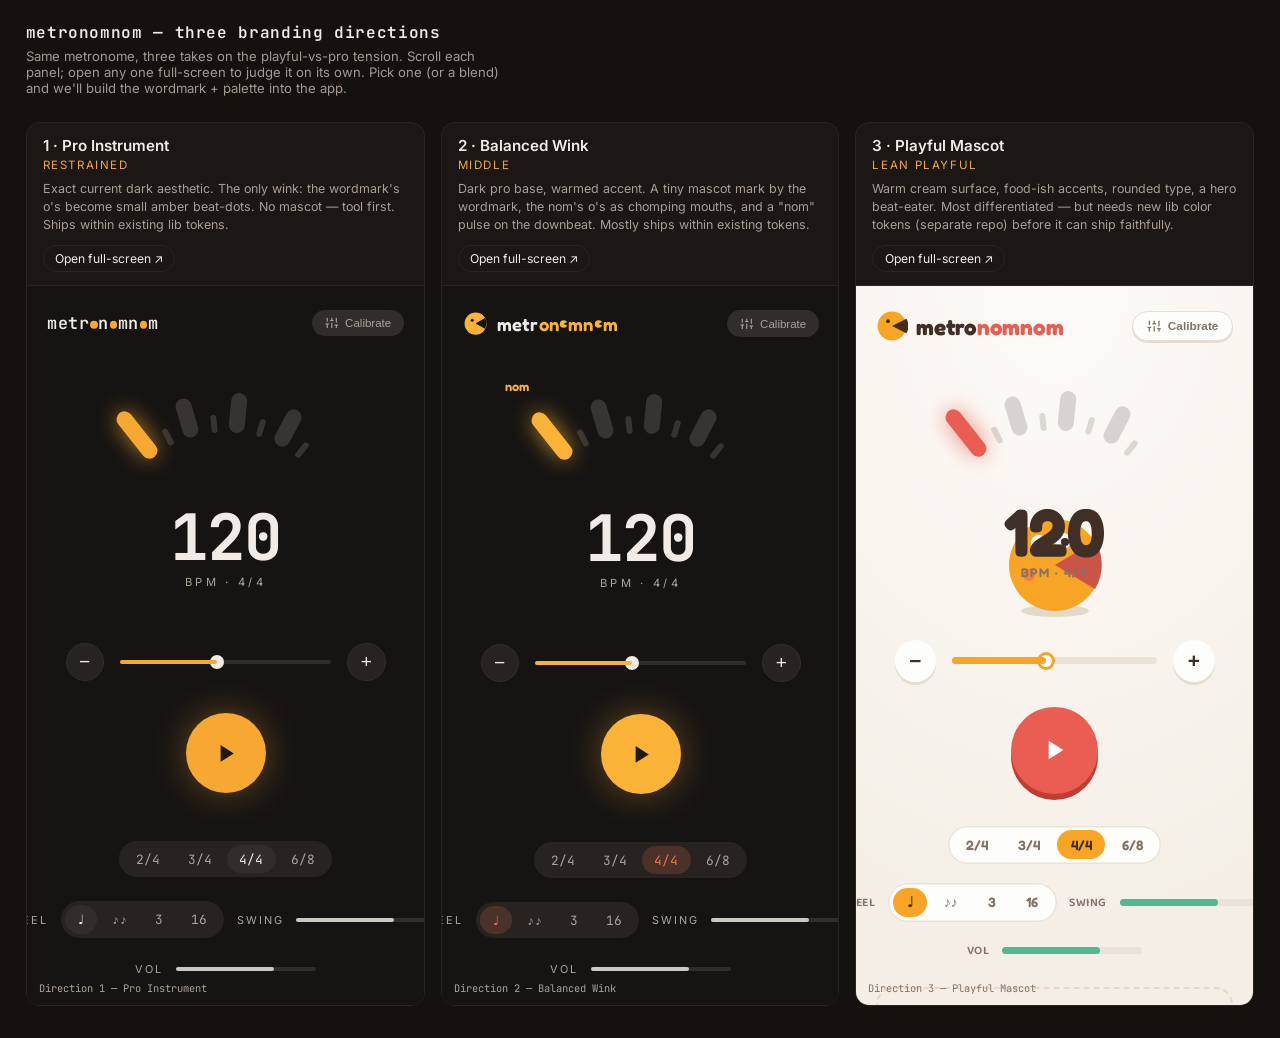
<file: projects/metronome/legacy/docs/branding-mockups/index.html>
<!doctype html>
<html lang="en">
<head>
<meta charset="utf-8" />
<meta name="viewport" content="width=device-width, initial-scale=1" />
<title>metronomnom — branding directions</title>
<link href="https://fonts.googleapis.com/css2?family=Inter:wght@400;500;600;700&family=JetBrains+Mono:wght@500&display=swap" rel="stylesheet" />
<style>
  * { box-sizing: border-box; margin: 0; padding: 0; }
  body { background: #14110f; color: hsl(32 25% 92%); font-family: Inter, system-ui, sans-serif; min-height: 100vh; }
  header { padding: 1.4rem 1.6rem 0.6rem; }
  h1 { font-family: "JetBrains Mono", monospace; font-size: 1rem; font-weight: 600; letter-spacing: 0.04em; }
  p.sub { color: hsl(30 10% 60%); font-size: 0.82rem; margin-top: 0.3rem; max-width: 60ch; }
  .grid { display: grid; grid-template-columns: repeat(3, 1fr); gap: 1rem; padding: 1rem 1.6rem 2rem; }
  @media (max-width: 1100px) { .grid { grid-template-columns: 1fr; } }
  .card { background: #1a1714; border: 1px solid #2a2521; border-radius: 14px; overflow: hidden; display: flex; flex-direction: column; }
  .card .meta { padding: 0.85rem 1rem; }
  .card h2 { font-size: 0.95rem; font-weight: 600; }
  .card .tone { font-size: 0.72rem; color: hsl(36 92% 58%); text-transform: uppercase; letter-spacing: 0.14em; margin-top: 0.15rem; }
  .card .desc { font-size: 0.78rem; color: hsl(30 10% 62%); margin-top: 0.5rem; line-height: 1.45; }
  .frame-wrap { position: relative; background: #000; border-top: 1px solid #2a2521; height: 720px; }
  iframe { width: 100%; height: 100%; border: 0; display: block; }
  .open { display: inline-block; margin-top: 0.7rem; font-size: 0.76rem; color: hsl(32 25% 92%); text-decoration: none; border: 1px solid #2a2521; border-radius: 999px; padding: 0.3rem 0.7rem; }
  .open:hover { border-color: hsl(36 92% 58%); }
</style>
</head>
<body>
  <header>
    <h1>metronomnom — three branding directions</h1>
    <p class="sub">Same metronome, three takes on the playful-vs-pro tension. Scroll each panel; open any one full-screen to judge it on its own. Pick one (or a blend) and we'll build the wordmark + palette into the app.</p>
  </header>
  <div class="grid">
    <div class="card">
      <div class="meta">
        <h2>1 · Pro Instrument</h2>
        <div class="tone">Restrained</div>
        <p class="desc">Exact current dark aesthetic. The only wink: the wordmark's o's become small amber beat-dots. No mascot — tool first. Ships within existing lib tokens.</p>
        <a class="open" href="1-pro.html" target="_blank">Open full-screen ↗</a>
      </div>
      <div class="frame-wrap"><iframe src="1-pro.html" title="Pro Instrument"></iframe></div>
    </div>
    <div class="card">
      <div class="meta">
        <h2>2 · Balanced Wink</h2>
        <div class="tone">Middle</div>
        <p class="desc">Dark pro base, warmed accent. A tiny mascot mark by the wordmark, the nom's o's as chomping mouths, and a "nom" pulse on the downbeat. Mostly ships within existing tokens.</p>
        <a class="open" href="2-balanced.html" target="_blank">Open full-screen ↗</a>
      </div>
      <div class="frame-wrap"><iframe src="2-balanced.html" title="Balanced Wink"></iframe></div>
    </div>
    <div class="card">
      <div class="meta">
        <h2>3 · Playful Mascot</h2>
        <div class="tone">Lean playful</div>
        <p class="desc">Warm cream surface, food-ish accents, rounded type, a hero beat-eater. Most differentiated — but needs new lib color tokens (separate repo) before it can ship faithfully.</p>
        <a class="open" href="3-playful.html" target="_blank">Open full-screen ↗</a>
      </div>
      <div class="frame-wrap"><iframe src="3-playful.html" title="Playful Mascot"></iframe></div>
    </div>
  </div>
</body>
</html>
</file>
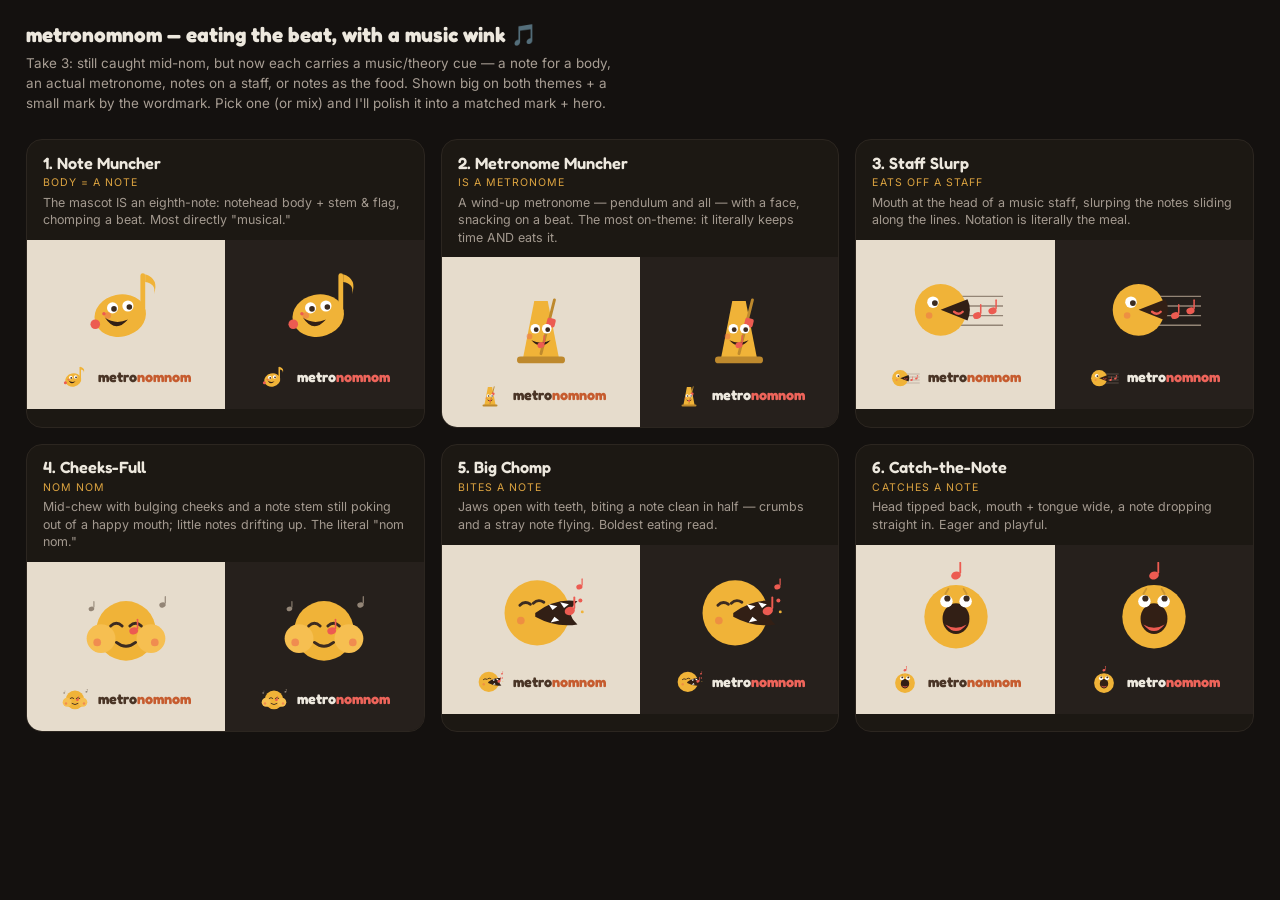
<file: projects/metronome/legacy/docs/branding-mockups/mascots/index.html>
<!doctype html>
<html lang="en">
<head>
<meta charset="utf-8" />
<meta name="viewport" content="width=device-width, initial-scale=1" />
<title>metronomnom — mascot concepts (eating + music)</title>
<link href="https://fonts.googleapis.com/css2?family=Fredoka:wght@500;600;700&family=Inter:wght@400;500;600&display=swap" rel="stylesheet" />
<style>
  * { box-sizing: border-box; margin: 0; padding: 0; }
  body { background: #14110f; color: hsl(38 30% 90%); font-family: Inter, system-ui, sans-serif; min-height: 100vh; padding-bottom: 3rem; }
  header { padding: 1.4rem 1.6rem 0.4rem; }
  h1 { font-family: Fredoka, sans-serif; font-size: 1.3rem; font-weight: 700; }
  p.sub { color: hsl(30 10% 62%); font-size: 0.84rem; margin-top: 0.35rem; max-width: 74ch; line-height: 1.5; }
  .grid { display: grid; grid-template-columns: repeat(3, 1fr); gap: 1rem; padding: 1.2rem 1.6rem; }
  @media (max-width: 960px) { .grid { grid-template-columns: repeat(2, 1fr); } }
  @media (max-width: 640px) { .grid { grid-template-columns: 1fr; } }
  .card { background: #1c1813; border: 1px solid #2c2620; border-radius: 16px; overflow: hidden; }
  .name { font-family: Fredoka, sans-serif; font-weight: 600; font-size: 1.02rem; padding: 0.8rem 1rem 0.1rem; }
  .tag { font-size: 0.66rem; text-transform: uppercase; letter-spacing: 0.1em; color: hsl(38 70% 56%); padding: 0.1rem 1rem 0; }
  .vibe { font-size: 0.78rem; color: hsl(30 10% 60%); padding: 0.3rem 1rem 0.7rem; line-height: 1.4; min-height: 3.4em; }
  .stage { display: grid; grid-template-columns: 1fr 1fr; }
  .pane { display: flex; flex-direction: column; align-items: center; gap: 0.5rem; padding: 1.1rem 0.5rem; }
  .pane.light { background: hsl(38 34% 85%); }
  .pane.dark { background: hsl(26 16% 13%); }
  .pane .big { width: 96px; height: 96px; }
  .markrow { display: flex; align-items: center; gap: 0.5rem; }
  .markrow .mk { width: 30px; height: 30px; }
  .markrow span { font-family: Fredoka, sans-serif; font-weight: 700; font-size: 0.9rem; }
  .pane.light .markrow span { color: hsl(24 32% 22%); }
  .pane.light .markrow .nom { color: hsl(18 62% 48%); }
  .pane.dark .markrow span { color: hsl(38 30% 90%); }
  .pane.dark .markrow .nom { color: hsl(4 80% 64%); }
</style>
</head>
<body>
  <header>
    <h1>metronomnom — eating the beat, with a music wink 🎵</h1>
    <p class="sub">Take 3: still caught mid-nom, but now each carries a music/theory cue — a note for a body, an actual metronome, notes on a staff, or notes as the food. Shown big on both themes + a small mark by the wordmark. Pick one (or mix) and I'll polish it into a matched mark + hero.</p>
  </header>
  <div class="grid" id="grid"></div>

<script>
  var INK = 'hsl(24 30% 18%)';
  var AMBER = 'hsl(40 86% 58%)';
  var AMBER_D = 'hsl(38 62% 46%)';   // darker amber — reads on BOTH bg
  var BEAT = 'hsl(4 80% 62%)';       // food / accents — reads on both bg
  var MID = 'hsl(30 12% 52%)';       // staff lines / stems off-body — reads on both
  var MOUTH = 'hsl(20 40% 14%)';

  // eighth-note "food" (notehead + stem)
  function note(x, y, s, color) {
    return `<g>
      <ellipse cx="${x}" cy="${y}" rx="${5.4 * s}" ry="${4.3 * s}" transform="rotate(-18 ${x} ${y})" fill="${color}"/>
      <rect x="${x + 3.7 * s}" y="${y - 15 * s}" width="${2 * s}" height="${13 * s}" rx="1" fill="${color}"/>
    </g>`;
  }
  function crumb(x, y, r, c) { return `<circle cx="${x}" cy="${y}" r="${r}" fill="${c}"/>`; }

  var concepts = [
    {
      name: 'Note Muncher', tag: 'body = a note',
      vibe: 'The mascot IS an eighth-note: notehead body + stem & flag, chomping a beat. Most directly "musical."',
      svg: `
        <rect x="65" y="16" width="5" height="46" rx="2.5" fill="${AMBER}"/>
        <path d="M70 17 q15 5 9 21 q3 -11 -9 -13 Z" fill="${AMBER}"/>
        <g transform="rotate(-12 44 60)"><ellipse cx="44" cy="60" rx="27" ry="22" fill="${AMBER}"/></g>
        <path d="M28 62 Q39 79 52 64 Q39 70 28 62 Z" fill="${MOUTH}"/>
        <circle cx="18" cy="69" r="5" fill="${BEAT}"/>${crumb(27, 58, 1.8, BEAT)}
        <circle cx="36" cy="52" r="5.8" fill="#fff"/><circle cx="37.5" cy="53" r="2.9" fill="${INK}"/>
        <circle cx="52" cy="50" r="5.8" fill="#fff"/><circle cx="53.5" cy="51" r="2.9" fill="${INK}"/>
        <circle cx="31" cy="60" r="3.4" fill="${BEAT}" opacity="0.4"/>`,
    },
    {
      name: 'Metronome Muncher', tag: 'is a metronome',
      vibe: 'A wind-up metronome — pendulum and all — with a face, snacking on a beat. The most on-theme: it literally keeps time AND eats it.',
      svg: `
        <path d="M31 88 L43 27 L57 27 L69 88 Z" fill="${AMBER}"/>
        <rect x="25" y="85" width="50" height="7" rx="3.5" fill="${AMBER_D}"/>
        <line x1="50" y1="82" x2="64" y2="26" stroke="${AMBER_D}" stroke-width="3" stroke-linecap="round"/>
        <rect x="56" y="45" width="9" height="9" rx="2" transform="rotate(14 60 49)" fill="${BEAT}"/>
        <circle cx="44" cy="56" r="5" fill="#fff"/><circle cx="45" cy="57" r="2.5" fill="${INK}"/>
        <circle cx="56" cy="56" r="5" fill="#fff"/><circle cx="57" cy="57" r="2.5" fill="${INK}"/>
        <path d="M40 68 Q50 79 60 68 Q50 73 40 68 Z" fill="${MOUTH}"/>
        ${note(50, 73, 0.7, BEAT)}
        <circle cx="38" cy="64" r="3" fill="${BEAT}" opacity="0.4"/>`,
    },
    {
      name: 'Staff Slurp', tag: 'eats off a staff',
      vibe: 'Mouth at the head of a music staff, slurping the notes sliding along the lines. Notation is literally the meal.',
      svg: `
        <line x1="40" y1="40" x2="99" y2="40" stroke="${MID}" stroke-width="1.5"/>
        <line x1="40" y1="50" x2="99" y2="50" stroke="${MID}" stroke-width="1.5"/>
        <line x1="40" y1="60" x2="99" y2="60" stroke="${MID}" stroke-width="1.5"/>
        <line x1="40" y1="70" x2="99" y2="70" stroke="${MID}" stroke-width="1.5"/>
        ${note(88, 55, 0.8, BEAT)} ${note(72, 60, 0.8, BEAT)}
        <circle cx="34" cy="54" r="27" fill="${AMBER}"/>
        <path d="M34 54 L62 43 A27 27 0 0 1 62 65 Z" fill="${MOUTH}"/>
        <path d="M48 56 q5 4 9 0" stroke="${BEAT}" stroke-width="2.5" fill="none" stroke-linecap="round"/>
        <circle cx="26" cy="46" r="6" fill="#fff"/><circle cx="28" cy="47" r="3" fill="${INK}"/>
        <circle cx="22" cy="60" r="3.4" fill="${BEAT}" opacity="0.4"/>`,
    },
    {
      name: 'Cheeks-Full', tag: 'nom nom',
      vibe: 'Mid-chew with bulging cheeks and a note stem still poking out of a happy mouth; little notes drifting up. The literal "nom nom."',
      svg: `
        ${note(88, 26, 0.62, MID)} ${note(14, 30, 0.55, MID)}
        <circle cx="50" cy="53" r="31" fill="${AMBER}"/>
        <circle cx="24" cy="61" r="15" fill="hsl(40 90% 64%)"/>
        <circle cx="76" cy="61" r="15" fill="hsl(40 90% 64%)"/>
        <path d="M34 48 q6 -6 12 0" stroke="${INK}" stroke-width="3" fill="none" stroke-linecap="round"/>
        <path d="M54 48 q6 -6 12 0" stroke="${INK}" stroke-width="3" fill="none" stroke-linecap="round"/>
        <path d="M40 65 q10 8 20 0" stroke="${INK}" stroke-width="3" fill="none" stroke-linecap="round"/>
        ${note(58, 53, 0.85, BEAT)}
        <circle cx="20" cy="65" r="4" fill="${BEAT}" opacity="0.5"/>
        <circle cx="80" cy="65" r="4" fill="${BEAT}" opacity="0.5"/>`,
    },
    {
      name: 'Big Chomp', tag: 'bites a note',
      vibe: 'Jaws open with teeth, biting a note clean in half — crumbs and a stray note flying. Boldest eating read.',
      svg: `
        ${note(90, 26, 0.6, BEAT)}
        <circle cx="46" cy="53" r="34" fill="${AMBER}"/>
        <path d="M44 53 Q66 37 88 41 Q74 53 88 65 Q66 69 44 57 Z" fill="${MOUTH}"/>
        <path d="M58 44 l4 6 l5 -4 Z" fill="#fff"/><path d="M70 42 l4 6 l5 -4 Z" fill="#fff"/>
        <path d="M60 63 l4 -6 l5 4 Z" fill="#fff"/>
        ${note(80, 51, 1.0, BEAT)}
        ${crumb(91, 40, 2.1, BEAT)}${crumb(93, 52, 1.5, AMBER)}
        <path d="M28 45 q5 -5 11 -1" stroke="${INK}" stroke-width="3" fill="none" stroke-linecap="round"/>
        <path d="M42 43 q5 -5 11 -1" stroke="${INK}" stroke-width="3" fill="none" stroke-linecap="round"/>
        <circle cx="29" cy="61" r="4" fill="${BEAT}" opacity="0.4"/>`,
    },
    {
      name: 'Catch-the-Note', tag: 'catches a note',
      vibe: 'Head tipped back, mouth + tongue wide, a note dropping straight in. Eager and playful.',
      svg: `
        <circle cx="50" cy="57" r="33" fill="${AMBER}"/>
        <ellipse cx="50" cy="59" rx="14" ry="16" fill="${MOUTH}"/>
        <path d="M39 65 Q50 79 61 65 Q50 72 39 65 Z" fill="${BEAT}"/>
        <circle cx="40" cy="41" r="6.5" fill="#fff"/><circle cx="41" cy="38" r="3.2" fill="${INK}"/>
        <circle cx="60" cy="41" r="6.5" fill="#fff"/><circle cx="61" cy="38" r="3.2" fill="${INK}"/>
        ${note(50, 14, 0.95, BEAT)}
        <path d="M42 28 l-3 5 M58 28 l3 5" stroke="${AMBER_D}" stroke-width="2" stroke-linecap="round" opacity="0.7"/>`,
    },
  ];

  function svgEl(inner, cls) {
    return `<svg class="${cls}" viewBox="0 0 100 100" xmlns="http://www.w3.org/2000/svg">${inner}</svg>`;
  }
  function pane(kind, inner) {
    return `<div class="pane ${kind}">
        ${svgEl(inner, 'big')}
        <div class="markrow">${svgEl(inner, 'mk')}<span>metro<span class="nom">nomnom</span></span></div>
      </div>`;
  }
  document.getElementById('grid').innerHTML = concepts.map(function (c, i) {
    return `<div class="card">
        <div class="name">${i + 1}. ${c.name}</div>
        <div class="tag">${c.tag}</div>
        <div class="vibe">${c.vibe}</div>
        <div class="stage">${pane('light', c.svg)}${pane('dark', c.svg)}</div>
      </div>`;
  }).join('');
</script>
</body>
</html>
</file>
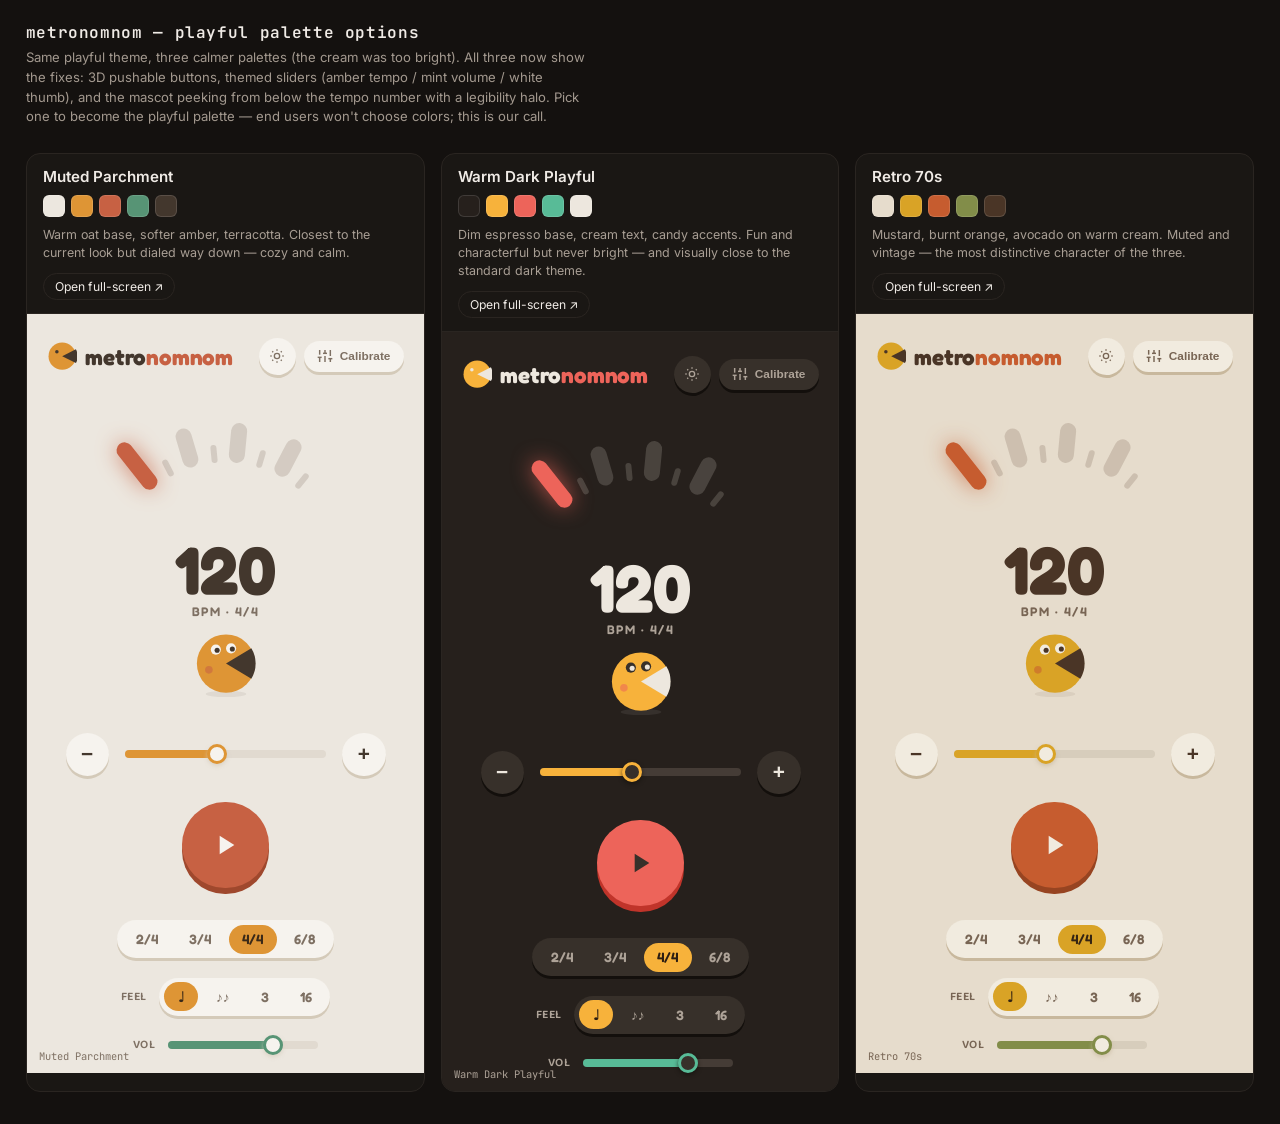
<file: projects/metronome/legacy/docs/branding-mockups/palettes/index.html>
<!doctype html>
<html lang="en">
<head>
<meta charset="utf-8" />
<meta name="viewport" content="width=device-width, initial-scale=1" />
<title>metronomnom — playful palette options</title>
<link href="https://fonts.googleapis.com/css2?family=Inter:wght@400;500;600;700&family=JetBrains+Mono:wght@500&display=swap" rel="stylesheet" />
<style>
  * { box-sizing: border-box; margin: 0; padding: 0; }
  body { background: #14110f; color: hsl(32 25% 92%); font-family: Inter, system-ui, sans-serif; min-height: 100vh; }
  header { padding: 1.4rem 1.6rem 0.6rem; }
  h1 { font-family: "JetBrains Mono", monospace; font-size: 1rem; font-weight: 600; letter-spacing: 0.04em; }
  p.sub { color: hsl(30 10% 60%); font-size: 0.82rem; margin-top: 0.3rem; max-width: 70ch; line-height: 1.5; }
  .grid { display: grid; grid-template-columns: repeat(3, 1fr); gap: 1rem; padding: 1rem 1.6rem 2rem; }
  @media (max-width: 1100px) { .grid { grid-template-columns: 1fr; } }
  .card { background: #1a1714; border: 1px solid #2a2521; border-radius: 14px; overflow: hidden; display: flex; flex-direction: column; }
  .meta { padding: 0.85rem 1rem; }
  h2 { font-size: 0.95rem; font-weight: 600; }
  .swatches { display: flex; gap: 6px; margin-top: 0.55rem; }
  .sw { width: 22px; height: 22px; border-radius: 6px; border: 1px solid rgba(255,255,255,0.12); }
  .desc { font-size: 0.78rem; color: hsl(30 10% 62%); margin-top: 0.55rem; line-height: 1.45; }
  .open { display: inline-block; margin-top: 0.7rem; font-size: 0.76rem; color: hsl(32 25% 92%); text-decoration: none; border: 1px solid #2a2521; border-radius: 999px; padding: 0.3rem 0.7rem; }
  .open:hover { border-color: hsl(36 92% 58%); }
  .frame-wrap { border-top: 1px solid #2a2521; height: 760px; }
  iframe { width: 100%; height: 100%; border: 0; display: block; }
</style>
</head>
<body>
  <header>
    <h1>metronomnom — playful palette options</h1>
    <p class="sub">Same playful theme, three calmer palettes (the cream was too bright). All three now show the fixes: 3D pushable buttons, themed sliders (amber tempo / mint volume / white thumb), and the mascot peeking from below the tempo number with a legibility halo. Pick one to become the playful palette — end users won't choose colors; this is our call.</p>
  </header>
  <div class="grid">
    <div class="card">
      <div class="meta">
        <h2>Muted Parchment</h2>
        <div class="swatches">
          <div class="sw" style="background:hsl(36 26% 90%)"></div>
          <div class="sw" style="background:hsl(34 72% 54%)"></div>
          <div class="sw" style="background:hsl(14 54% 52%)"></div>
          <div class="sw" style="background:hsl(150 26% 46%)"></div>
          <div class="sw" style="background:hsl(28 20% 22%)"></div>
        </div>
        <p class="desc">Warm oat base, softer amber, terracotta. Closest to the current look but dialed way down — cozy and calm.</p>
        <a class="open" href="parchment.html" target="_blank">Open full-screen ↗</a>
      </div>
      <div class="frame-wrap"><iframe src="parchment.html" title="Muted Parchment"></iframe></div>
    </div>
    <div class="card">
      <div class="meta">
        <h2>Warm Dark Playful</h2>
        <div class="swatches">
          <div class="sw" style="background:hsl(26 16% 13%)"></div>
          <div class="sw" style="background:hsl(38 92% 60%)"></div>
          <div class="sw" style="background:hsl(4 80% 64%)"></div>
          <div class="sw" style="background:hsl(158 42% 54%)"></div>
          <div class="sw" style="background:hsl(36 30% 90%)"></div>
        </div>
        <p class="desc">Dim espresso base, cream text, candy accents. Fun and characterful but never bright — and visually close to the standard dark theme.</p>
        <a class="open" href="dark.html" target="_blank">Open full-screen ↗</a>
      </div>
      <div class="frame-wrap"><iframe src="dark.html" title="Warm Dark Playful"></iframe></div>
    </div>
    <div class="card">
      <div class="meta">
        <h2>Retro 70s</h2>
        <div class="swatches">
          <div class="sw" style="background:hsl(38 34% 85%)"></div>
          <div class="sw" style="background:hsl(42 70% 50%)"></div>
          <div class="sw" style="background:hsl(18 62% 48%)"></div>
          <div class="sw" style="background:hsl(70 32% 42%)"></div>
          <div class="sw" style="background:hsl(24 32% 22%)"></div>
        </div>
        <p class="desc">Mustard, burnt orange, avocado on warm cream. Muted and vintage — the most distinctive character of the three.</p>
        <a class="open" href="retro.html" target="_blank">Open full-screen ↗</a>
      </div>
      <div class="frame-wrap"><iframe src="retro.html" title="Retro 70s"></iframe></div>
    </div>
  </div>
</body>
</html>
</file>
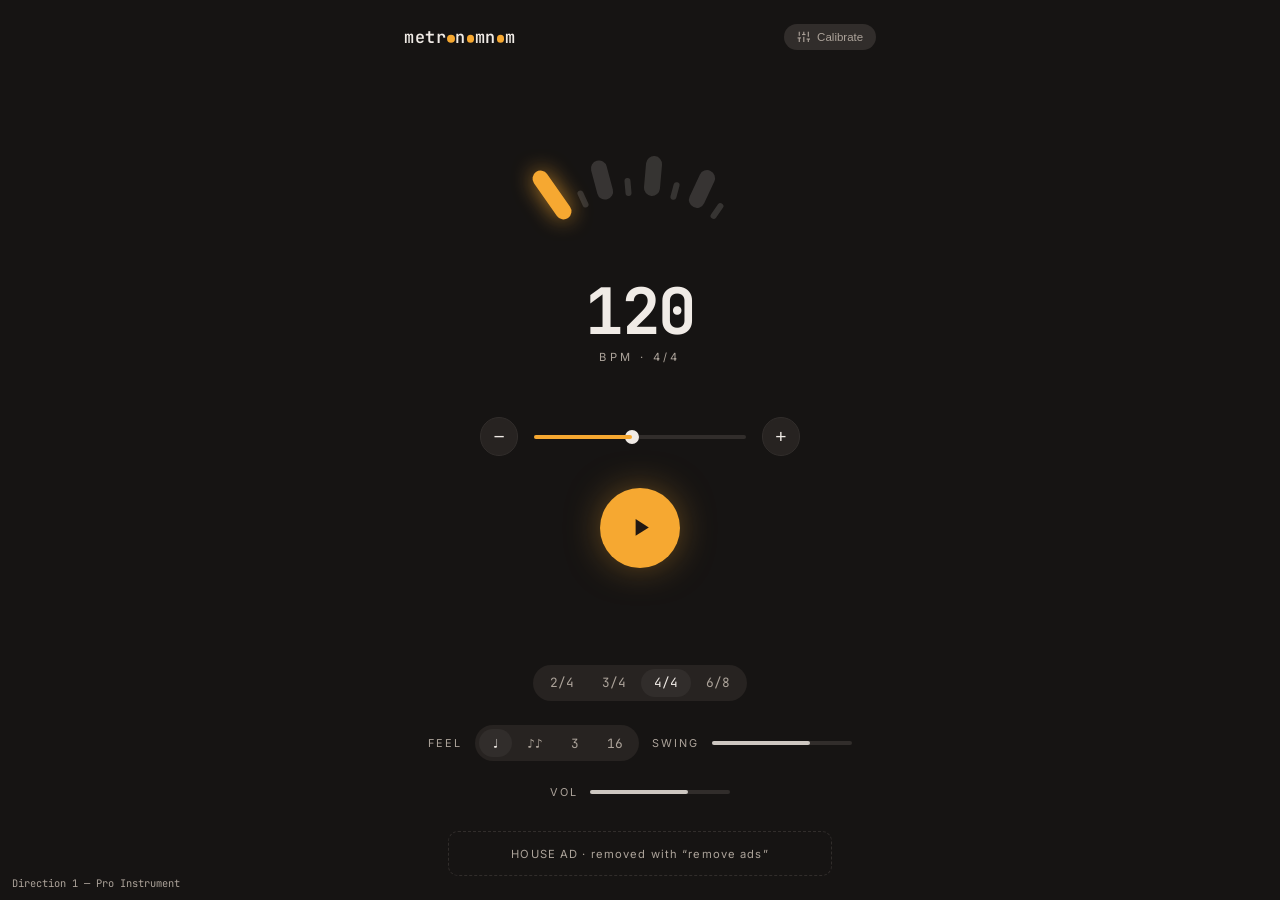
<file: projects/metronome/legacy/docs/branding-mockups/1-pro.html>
<!doctype html>
<html lang="en">
<head>
<meta charset="utf-8" />
<meta name="viewport" content="width=device-width, initial-scale=1" />
<title>metronomnom — Direction 1: Pro Instrument</title>
<link rel="preconnect" href="https://fonts.googleapis.com" />
<link rel="preconnect" href="https://fonts.gstatic.com" crossorigin />
<link href="https://fonts.googleapis.com/css2?family=Inter:wght@400;500;600;700&family=JetBrains+Mono:wght@400;500;600;700&display=swap" rel="stylesheet" />
<style>
  /* ---- Direction 1: PRO INSTRUMENT (restrained) ----
     Pixel-honest to the real app tokens. The only "nom" wink: the repeated
     o's of the wordmark rendered as small amber beat-dots. No mascot. */
  :root {
    --charcoal-deep: 24 8% 8%;
    --charcoal: 24 7% 11%;
    --charcoal-raised: 24 8% 14%;
    --pearl: 32 25% 92%;
    --nickel: 30 10% 78%;
    --amber: 36 92% 58%;        /* degree-root */
    --rosewood: 18 32% 22%;
    --secondary: 24 7% 18%;
    --muted-foreground: 30 10% 64%;
    --radius: 0.625rem;
  }
  * { box-sizing: border-box; margin: 0; padding: 0; }
  html, body { height: 100%; }
  body {
    background: hsl(var(--charcoal-deep));
    color: hsl(var(--pearl));
    font-family: Inter, system-ui, sans-serif;
    display: flex; justify-content: center;
    min-height: 100%;
  }
  .app {
    width: 100%; max-width: 32rem;
    min-height: 100vh;
    display: flex; flex-direction: column;
    padding: 1.5rem 1.25rem;
  }

  /* Header */
  header { display: flex; align-items: center; justify-content: space-between; }
  .wordmark {
    font-family: "JetBrains Mono", monospace;
    font-weight: 600;
    font-size: 1.05rem;
    letter-spacing: 0.04em;
    color: hsl(var(--pearl));
    display: inline-flex; align-items: baseline; gap: 0.02em;
  }
  /* the o's become tiny amber beat-dots */
  .wordmark .o {
    display: inline-block;
    width: 0.46em; height: 0.46em;
    border-radius: 999px;
    background: hsl(var(--amber));
    transform: translateY(-0.02em);
    margin: 0 0.01em;
  }
  .wordmark .dim { color: hsl(var(--muted-foreground)); }
  .calibrate {
    display: inline-flex; align-items: center; gap: 0.4rem;
    background: hsl(var(--secondary));
    color: hsl(var(--muted-foreground));
    border: none; border-radius: 999px;
    padding: 0.4rem 0.8rem;
    font-size: 0.72rem; cursor: pointer;
  }
  .calibrate svg { width: 0.85rem; height: 0.85rem; }

  /* Main */
  main { flex: 1; display: flex; flex-direction: column; align-items: center; justify-content: center; gap: 2rem; padding: 2rem 0; }
  .arc { position: relative; width: 100%; max-width: 380px; }
  .pill { position: absolute; border-radius: 999px; }
  .readout { position: absolute; display: flex; flex-direction: column; align-items: center; }
  .bpm { font-family: "JetBrains Mono", monospace; font-weight: 700; font-size: 4rem; line-height: 1; letter-spacing: -0.02em; }
  .bpm-label { font-size: 0.7rem; letter-spacing: 0.3em; text-transform: uppercase; color: hsl(var(--muted-foreground)); margin-top: 0.4rem; }

  .bpmctl { display: flex; align-items: center; gap: 1rem; width: 100%; max-width: 320px; }
  .round-sm { width: 2.4rem; height: 2.4rem; border-radius: 999px; border: 1px solid hsl(var(--secondary)); background: hsl(var(--charcoal-raised)); color: hsl(var(--pearl)); font-size: 1.2rem; cursor: pointer; }
  .track { flex: 1; height: 4px; border-radius: 999px; background: hsl(var(--secondary)); position: relative; }
  .track::after { content: ""; position: absolute; left: 0; top: 0; height: 100%; width: 46%; border-radius: 999px; background: hsl(var(--amber)); }
  .track .knob { position: absolute; left: 46%; top: 50%; width: 14px; height: 14px; border-radius: 999px; background: hsl(var(--pearl)); transform: translate(-50%, -50%); }

  .transport { width: 5rem; height: 5rem; border-radius: 999px; border: none; cursor: pointer;
    background: hsl(var(--amber)); color: hsl(24 30% 10%);
    display: flex; align-items: center; justify-content: center;
    box-shadow: 0 0 40px -8px hsl(var(--amber) / 0.6); }
  .transport svg { width: 1.8rem; height: 1.8rem; }

  /* Footer */
  footer { display: flex; flex-direction: column; align-items: center; gap: 1.5rem; padding-top: 1rem; }
  .seg { display: inline-flex; background: hsl(var(--charcoal-raised)); border-radius: 999px; padding: 0.25rem; gap: 0.15rem; }
  .seg button { border: none; background: transparent; color: hsl(var(--muted-foreground)); font-size: 0.8rem; padding: 0.35rem 0.8rem; border-radius: 999px; cursor: pointer; font-family: "JetBrains Mono", monospace; }
  .seg button.on { background: hsl(var(--secondary)); color: hsl(var(--pearl)); }
  .row { display: flex; align-items: center; gap: 0.8rem; }
  .label { font-size: 0.68rem; letter-spacing: 0.18em; text-transform: uppercase; color: hsl(var(--muted-foreground)); }
  .vol { width: 140px; height: 4px; border-radius: 999px; background: hsl(var(--secondary)); position: relative; }
  .vol::after { content: ""; position: absolute; left: 0; top: 0; height: 100%; width: 70%; border-radius: 999px; background: hsl(var(--nickel)); }
  .ad { margin-top: 0.5rem; width: 100%; max-width: 24rem; border: 1px dashed hsl(var(--secondary)); border-radius: var(--radius); padding: 0.9rem; text-align: center; color: hsl(var(--muted-foreground)); font-size: 0.7rem; letter-spacing: 0.1em; }
  .tag { position: fixed; left: 12px; bottom: 10px; font-family: "JetBrains Mono", monospace; font-size: 0.65rem; color: hsl(var(--muted-foreground)); }
</style>
</head>
<body>
  <div class="app">
    <header>
      <span class="wordmark">metr<span class="o"></span>n<span class="o"></span>mn<span class="o"></span>m</span>
      <button class="calibrate">
        <svg viewBox="0 0 24 24" fill="none" stroke="currentColor" stroke-width="2"><line x1="4" y1="21" x2="4" y2="14"/><line x1="4" y1="10" x2="4" y2="3"/><line x1="12" y1="21" x2="12" y2="12"/><line x1="12" y1="8" x2="12" y2="3"/><line x1="20" y1="21" x2="20" y2="16"/><line x1="20" y1="12" x2="20" y2="3"/><line x1="1" y1="14" x2="7" y2="14"/><line x1="9" y1="8" x2="15" y2="8"/><line x1="17" y1="16" x2="23" y2="16"/></svg>
        Calibrate
      </button>
    </header>

    <main>
      <div class="arc" id="arc">
        <div class="readout" id="readout">
          <div class="bpm">120</div>
          <div class="bpm-label">BPM · 4/4</div>
        </div>
      </div>

      <div class="bpmctl">
        <button class="round-sm">−</button>
        <div class="track"><div class="knob"></div></div>
        <button class="round-sm">+</button>
      </div>

      <button class="transport"><svg viewBox="0 0 24 24" fill="currentColor"><path d="M8 5v14l11-7z"/></svg></button>
    </main>

    <footer>
      <div class="seg"><button>2/4</button><button>3/4</button><button class="on">4/4</button><button>6/8</button></div>
      <div class="row">
        <span class="label">Feel</span>
        <div class="seg"><button class="on">♩</button><button>♪♪</button><button>3</button><button>16</button></div>
        <span class="label">Swing</span>
        <div class="vol"></div>
      </div>
      <div class="row">
        <span class="label">Vol</span>
        <div class="vol"></div>
      </div>
      <div class="ad">HOUSE AD · removed with “remove ads”</div>
    </footer>
  </div>
  <div class="tag">Direction 1 — Pro Instrument</div>

<script>
  // Faithful re-implementation of BeatDots geometry (src/components/BeatDots.tsx)
  (function () {
    var MAIN_LEN = 40, MAIN_LEN_ACCENT = 56, MAIN_W = 16, SUB_LEN = 18, SUB_W = 6;
    var MARGIN = 8, SPACING = 22, MAX_SPAN = (265 * Math.PI) / 180, R_MIN = 64, R_MAX = 150;
    var beats = 4, accents = [0], subsPerBeat = 2, currentBeat = 0, currentSub = 0, running = true;

    var arc = document.getElementById('arc');
    var width = Math.min(380, arc.clientWidth || 380);

    var items = [];
    for (var b = 0; b < beats; b++) {
      items.push({ sub: false, accent: accents.indexOf(b) >= 0, on: running && currentBeat === b });
      for (var s = 1; s < subsPerBeat; s++) items.push({ sub: true, accent: false, on: running && currentBeat === b && currentSub === s });
    }
    var n = items.length;
    var R = Math.max(R_MIN, Math.min(R_MAX, width / 2 - MAIN_LEN_ACCENT - MARGIN));
    var cx = width / 2, cy = MARGIN + R + MAIN_LEN_ACCENT;
    var step = n > 1 ? SPACING / R : 0;
    if ((n - 1) * step > MAX_SPAN) step = MAX_SPAN / (n - 1);
    var k = n > 1 ? Math.max(0.4, Math.min(1, (step * R) / SPACING)) : 1;
    var span = (n - 1) * step, start = -Math.PI / 2 - span / 2;
    var height = cy + 64;
    arc.style.height = height + 'px';

    var AMBER = 'hsl(36 92% 58%)', PEARL = 'hsl(32 25% 92%)';
    items.forEach(function (it, i) {
      var a = start + i * step;
      var len = (it.sub ? SUB_LEN : it.accent ? MAIN_LEN_ACCENT : MAIN_LEN) * k;
      var w = (it.sub ? SUB_W : MAIN_W) * k;
      var rad = R + len / 2;
      var x = cx + rad * Math.cos(a), y = cy + rad * Math.sin(a);
      var rot = (a * 180) / Math.PI + 90;
      var el = document.createElement('div');
      el.className = 'pill';
      el.style.width = w + 'px'; el.style.height = len + 'px';
      el.style.left = x + 'px'; el.style.top = y + 'px';
      el.style.transform = 'translate(-50%,-50%) rotate(' + rot + 'deg)';
      if (it.sub) { el.style.background = it.on ? PEARL : 'hsl(32 25% 92% / 0.15)'; }
      else if (it.on) {
        if (it.accent) { el.style.background = AMBER; el.style.boxShadow = '0 0 22px -2px ' + AMBER; }
        else { el.style.background = PEARL; el.style.boxShadow = '0 0 18px -4px ' + PEARL; }
      } else { el.style.background = it.accent ? 'hsl(36 92% 58% / 0.25)' : 'hsl(32 25% 92% / 0.15)'; }
      arc.appendChild(el);
    });

    var ro = document.getElementById('readout');
    ro.style.left = cx + 'px'; ro.style.top = cy + 'px';
    ro.style.transform = 'translate(-50%,-50%)';
  })();
</script>
</body>
</html>
</file>
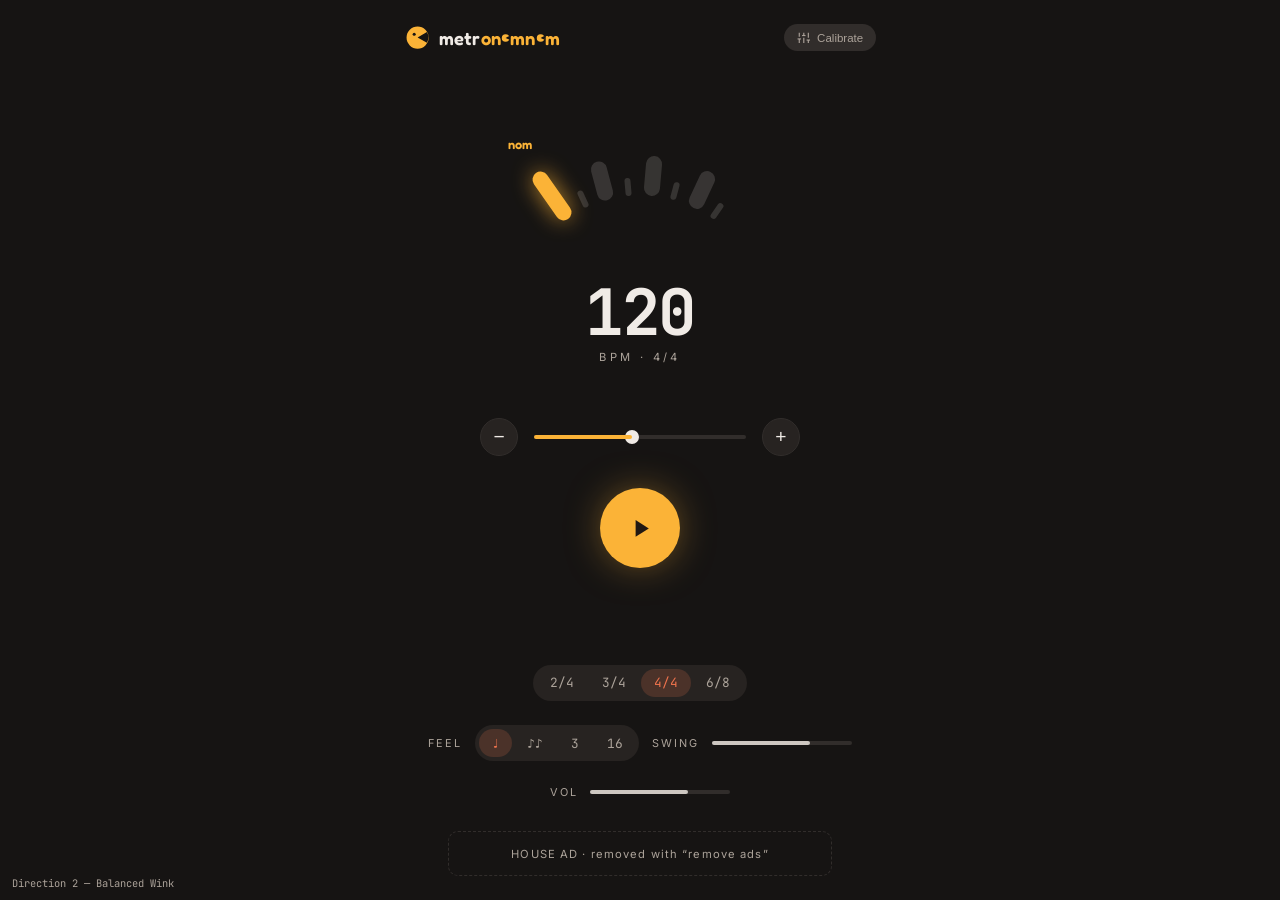
<file: projects/metronome/legacy/docs/branding-mockups/2-balanced.html>
<!doctype html>
<html lang="en">
<head>
<meta charset="utf-8" />
<meta name="viewport" content="width=device-width, initial-scale=1" />
<title>metronomnom — Direction 2: Balanced Wink</title>
<link rel="preconnect" href="https://fonts.googleapis.com" />
<link rel="preconnect" href="https://fonts.gstatic.com" crossorigin />
<link href="https://fonts.googleapis.com/css2?family=Inter:wght@400;500;600;700&family=JetBrains+Mono:wght@400;500;600;700&family=Fredoka:wght@500;600&display=swap" rel="stylesheet" />
<style>
  /* ---- Direction 2: BALANCED WINK (middle) ----
     Same dark pro base, one warm accent. Character moments: a tiny mascot mark
     beside the wordmark, the nom's o's as little chomping mouths, and a "nom"
     pulse that rides the downbeat. Pro first, but it smiles. */
  :root {
    --charcoal-deep: 24 8% 8%;
    --charcoal: 24 7% 11%;
    --charcoal-raised: 24 8% 14%;
    --pearl: 32 25% 92%;
    --nickel: 30 10% 78%;
    --amber: 38 96% 60%;        /* warmed slightly */
    --coral: 14 84% 62%;        /* warm secondary accent */
    --secondary: 24 7% 18%;
    --muted-foreground: 30 10% 64%;
    --radius: 0.625rem;
  }
  * { box-sizing: border-box; margin: 0; padding: 0; }
  html, body { height: 100%; }
  body { background: hsl(var(--charcoal-deep)); color: hsl(var(--pearl)); font-family: Inter, system-ui, sans-serif; display: flex; justify-content: center; min-height: 100%; }
  .app { width: 100%; max-width: 32rem; min-height: 100vh; display: flex; flex-direction: column; padding: 1.5rem 1.25rem; }

  header { display: flex; align-items: center; justify-content: space-between; }
  .brand { display: inline-flex; align-items: center; gap: 0.5rem; }
  .mascot { width: 1.7rem; height: 1.7rem; flex: none; }
  .wordmark { font-family: Fredoka, "JetBrains Mono", sans-serif; font-weight: 600; font-size: 1.15rem; letter-spacing: 0.005em; color: hsl(var(--pearl)); display: inline-flex; align-items: center; }
  .wordmark .nom { color: hsl(var(--amber)); display: inline-flex; align-items: center; }
  .mouth { width: 0.5em; height: 0.5em; margin: 0 0.01em; transform: translateY(0.02em); }
  .calibrate { display: inline-flex; align-items: center; gap: 0.4rem; background: hsl(var(--secondary)); color: hsl(var(--muted-foreground)); border: none; border-radius: 999px; padding: 0.4rem 0.8rem; font-size: 0.72rem; cursor: pointer; }
  .calibrate svg { width: 0.85rem; height: 0.85rem; }

  main { flex: 1; display: flex; flex-direction: column; align-items: center; justify-content: center; gap: 2rem; padding: 2rem 0; }
  .arc { position: relative; width: 100%; max-width: 380px; }
  .pill { position: absolute; border-radius: 999px; }
  .nom-bubble { position: absolute; font-family: Fredoka, sans-serif; font-weight: 600; font-size: 0.8rem; color: hsl(var(--amber)); transform: translate(-50%, -50%); animation: nompop 0.9s ease-out infinite; }
  @keyframes nompop { 0% { opacity: 0; transform: translate(-50%, -30%) scale(0.7);} 25% { opacity: 1;} 100% { opacity: 0; transform: translate(-50%, -120%) scale(1);} }
  .readout { position: absolute; display: flex; flex-direction: column; align-items: center; }
  .bpm { font-family: "JetBrains Mono", monospace; font-weight: 700; font-size: 4rem; line-height: 1; letter-spacing: -0.02em; }
  .bpm-label { font-size: 0.7rem; letter-spacing: 0.3em; text-transform: uppercase; color: hsl(var(--muted-foreground)); margin-top: 0.4rem; }

  .bpmctl { display: flex; align-items: center; gap: 1rem; width: 100%; max-width: 320px; }
  .round-sm { width: 2.4rem; height: 2.4rem; border-radius: 999px; border: 1px solid hsl(var(--secondary)); background: hsl(var(--charcoal-raised)); color: hsl(var(--pearl)); font-size: 1.2rem; cursor: pointer; }
  .track { flex: 1; height: 4px; border-radius: 999px; background: hsl(var(--secondary)); position: relative; }
  .track::after { content: ""; position: absolute; left: 0; top: 0; height: 100%; width: 46%; border-radius: 999px; background: hsl(var(--amber)); }
  .track .knob { position: absolute; left: 46%; top: 50%; width: 14px; height: 14px; border-radius: 999px; background: hsl(var(--pearl)); transform: translate(-50%, -50%); }

  .transport { width: 5rem; height: 5rem; border-radius: 999px; border: none; cursor: pointer; background: hsl(var(--amber)); color: hsl(24 30% 10%); display: flex; align-items: center; justify-content: center; box-shadow: 0 0 40px -8px hsl(var(--amber) / 0.6); }
  .transport svg { width: 1.8rem; height: 1.8rem; }

  footer { display: flex; flex-direction: column; align-items: center; gap: 1.5rem; padding-top: 1rem; }
  .seg { display: inline-flex; background: hsl(var(--charcoal-raised)); border-radius: 999px; padding: 0.25rem; gap: 0.15rem; }
  .seg button { border: none; background: transparent; color: hsl(var(--muted-foreground)); font-size: 0.8rem; padding: 0.35rem 0.8rem; border-radius: 999px; cursor: pointer; font-family: "JetBrains Mono", monospace; }
  .seg button.on { background: hsl(var(--coral) / 0.18); color: hsl(var(--coral)); }
  .row { display: flex; align-items: center; gap: 0.8rem; }
  .label { font-size: 0.68rem; letter-spacing: 0.18em; text-transform: uppercase; color: hsl(var(--muted-foreground)); }
  .vol { width: 140px; height: 4px; border-radius: 999px; background: hsl(var(--secondary)); position: relative; }
  .vol::after { content: ""; position: absolute; left: 0; top: 0; height: 100%; width: 70%; border-radius: 999px; background: hsl(var(--nickel)); }
  .ad { margin-top: 0.5rem; width: 100%; max-width: 24rem; border: 1px dashed hsl(var(--secondary)); border-radius: var(--radius); padding: 0.9rem; text-align: center; color: hsl(var(--muted-foreground)); font-size: 0.7rem; letter-spacing: 0.1em; }
  .tag { position: fixed; left: 12px; bottom: 10px; font-family: "JetBrains Mono", monospace; font-size: 0.65rem; color: hsl(var(--muted-foreground)); }
</style>
</head>
<body>
  <div class="app">
    <header>
      <span class="brand">
        <!-- tiny mascot mark: a round beat-eater with one chomp -->
        <svg class="mascot" viewBox="0 0 32 32" fill="none">
          <path d="M16 3a13 13 0 1 0 0 26 13 13 0 0 0 0-26Zm0 13 11-6.5A13 13 0 0 1 27 22L16 16Z" fill="hsl(38 96% 60%)"/>
          <circle cx="12" cy="12" r="1.8" fill="hsl(24 8% 8%)"/>
        </svg>
        <span class="wordmark">metr<span class="nom">on<svg class="mouth" viewBox="0 0 24 24"><path d="M12 2a10 10 0 1 0 0 20 10 10 0 0 0 0-20Zm0 10 8.7-5A10 10 0 0 1 21 16L12 12Z" fill="currentColor"/></svg>mn<svg class="mouth" viewBox="0 0 24 24"><path d="M12 2a10 10 0 1 0 0 20 10 10 0 0 0 0-20Zm0 10 8.7-5A10 10 0 0 1 21 16L12 12Z" fill="currentColor"/></svg>m</span></span>
      </span>
      <button class="calibrate">
        <svg viewBox="0 0 24 24" fill="none" stroke="currentColor" stroke-width="2"><line x1="4" y1="21" x2="4" y2="14"/><line x1="4" y1="10" x2="4" y2="3"/><line x1="12" y1="21" x2="12" y2="12"/><line x1="12" y1="8" x2="12" y2="3"/><line x1="20" y1="21" x2="20" y2="16"/><line x1="20" y1="12" x2="20" y2="3"/><line x1="1" y1="14" x2="7" y2="14"/><line x1="9" y1="8" x2="15" y2="8"/><line x1="17" y1="16" x2="23" y2="16"/></svg>
        Calibrate
      </button>
    </header>

    <main>
      <div class="arc" id="arc">
        <div class="readout" id="readout">
          <div class="bpm">120</div>
          <div class="bpm-label">BPM · 4/4</div>
        </div>
      </div>

      <div class="bpmctl">
        <button class="round-sm">−</button>
        <div class="track"><div class="knob"></div></div>
        <button class="round-sm">+</button>
      </div>

      <button class="transport"><svg viewBox="0 0 24 24" fill="currentColor"><path d="M8 5v14l11-7z"/></svg></button>
    </main>

    <footer>
      <div class="seg"><button>2/4</button><button>3/4</button><button class="on">4/4</button><button>6/8</button></div>
      <div class="row">
        <span class="label">Feel</span>
        <div class="seg"><button class="on">♩</button><button>♪♪</button><button>3</button><button>16</button></div>
        <span class="label">Swing</span>
        <div class="vol"></div>
      </div>
      <div class="row">
        <span class="label">Vol</span>
        <div class="vol"></div>
      </div>
      <div class="ad">HOUSE AD · removed with “remove ads”</div>
    </footer>
  </div>
  <div class="tag">Direction 2 — Balanced Wink</div>

<script>
  (function () {
    var MAIN_LEN = 40, MAIN_LEN_ACCENT = 56, MAIN_W = 16, SUB_LEN = 18, SUB_W = 6;
    var MARGIN = 8, SPACING = 22, MAX_SPAN = (265 * Math.PI) / 180, R_MIN = 64, R_MAX = 150;
    var beats = 4, accents = [0], subsPerBeat = 2, currentBeat = 0, currentSub = 0, running = true;
    var arc = document.getElementById('arc');
    var width = Math.min(380, arc.clientWidth || 380);
    var items = [];
    for (var b = 0; b < beats; b++) {
      items.push({ sub: false, accent: accents.indexOf(b) >= 0, on: running && currentBeat === b });
      for (var s = 1; s < subsPerBeat; s++) items.push({ sub: true, accent: false, on: running && currentBeat === b && currentSub === s });
    }
    var n = items.length;
    var R = Math.max(R_MIN, Math.min(R_MAX, width / 2 - MAIN_LEN_ACCENT - MARGIN));
    var cx = width / 2, cy = MARGIN + R + MAIN_LEN_ACCENT;
    var step = n > 1 ? SPACING / R : 0;
    if ((n - 1) * step > MAX_SPAN) step = MAX_SPAN / (n - 1);
    var k = n > 1 ? Math.max(0.4, Math.min(1, (step * R) / SPACING)) : 1;
    var span = (n - 1) * step, start = -Math.PI / 2 - span / 2;
    arc.style.height = (cy + 64) + 'px';
    var AMBER = 'hsl(38 96% 60%)', PEARL = 'hsl(32 25% 92%)';
    var onX, onY;
    items.forEach(function (it, i) {
      var a = start + i * step;
      var len = (it.sub ? SUB_LEN : it.accent ? MAIN_LEN_ACCENT : MAIN_LEN) * k;
      var w = (it.sub ? SUB_W : MAIN_W) * k;
      var rad = R + len / 2;
      var x = cx + rad * Math.cos(a), y = cy + rad * Math.sin(a);
      var rot = (a * 180) / Math.PI + 90;
      var el = document.createElement('div');
      el.className = 'pill';
      el.style.width = w + 'px'; el.style.height = len + 'px';
      el.style.left = x + 'px'; el.style.top = y + 'px';
      el.style.transform = 'translate(-50%,-50%) rotate(' + rot + 'deg)';
      if (it.sub) { el.style.background = it.on ? PEARL : 'hsl(32 25% 92% / 0.15)'; }
      else if (it.on) {
        if (it.accent) { el.style.background = AMBER; el.style.boxShadow = '0 0 22px -2px ' + AMBER; onX = cx + (rad + len) * Math.cos(a); onY = cy + (rad + len) * Math.sin(a); }
        else { el.style.background = PEARL; el.style.boxShadow = '0 0 18px -4px ' + PEARL; }
      } else { el.style.background = it.accent ? 'hsl(38 96% 60% / 0.25)' : 'hsl(32 25% 92% / 0.15)'; }
      arc.appendChild(el);
    });
    // "nom" pulse riding the active downbeat
    if (onX != null) {
      var bub = document.createElement('div'); bub.className = 'nom-bubble'; bub.textContent = 'nom';
      bub.style.left = onX + 'px'; bub.style.top = (onY - 6) + 'px';
      arc.appendChild(bub);
    }
    var ro = document.getElementById('readout');
    ro.style.left = cx + 'px'; ro.style.top = cy + 'px'; ro.style.transform = 'translate(-50%,-50%)';
  })();
</script>
</body>
</html>
</file>
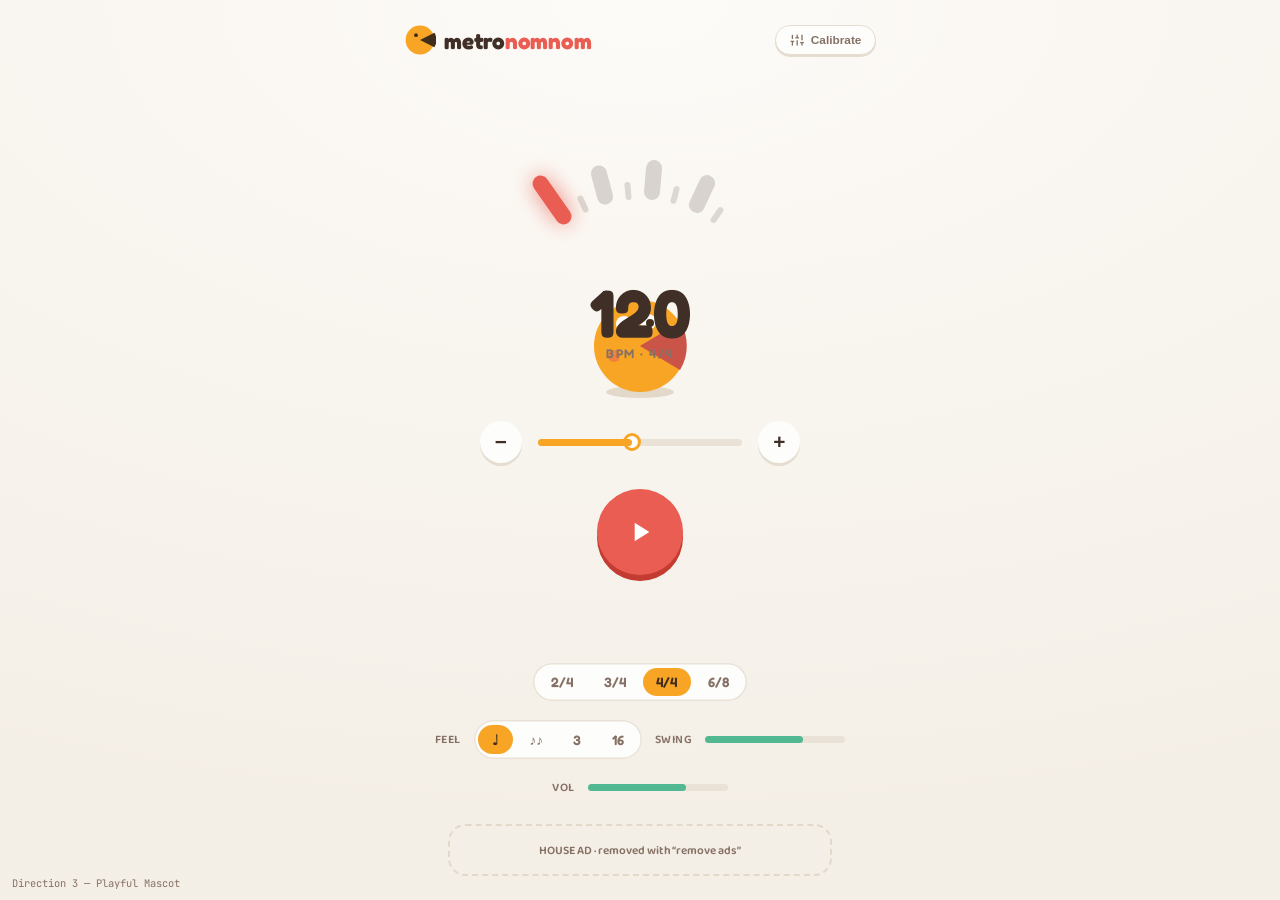
<file: projects/metronome/legacy/docs/branding-mockups/3-playful.html>
<!doctype html>
<html lang="en">
<head>
<meta charset="utf-8" />
<meta name="viewport" content="width=device-width, initial-scale=1" />
<title>metronomnom — Direction 3: Playful Mascot</title>
<link rel="preconnect" href="https://fonts.googleapis.com" />
<link rel="preconnect" href="https://fonts.gstatic.com" crossorigin />
<link href="https://fonts.googleapis.com/css2?family=Baloo+2:wght@500;600;700&family=Fredoka:wght@500;600;700&family=JetBrains+Mono:wght@600&display=swap" rel="stylesheet" />
<style>
  /* ---- Direction 3: PLAYFUL MASCOT (lean playful) ----
     Warm cream surface, food-ish accents, rounded type, and a visible beat-eater
     mascot as the hero. NOTE: this palette is NOT in the lib tokens today — it
     would need new tokens in @fretwork/lib before it can ship in-app. */
  :root {
    --cream: 38 44% 96%;
    --cream-card: 38 40% 99%;
    --ink: 20 24% 20%;
    --ink-soft: 22 14% 46%;
    --amber: 36 94% 56%;
    --strawberry: 4 78% 62%;
    --grape: 270 36% 60%;
    --mint: 158 42% 52%;
    --radius: 1.1rem;
  }
  * { box-sizing: border-box; margin: 0; padding: 0; }
  html, body { height: 100%; }
  body { background: radial-gradient(120% 90% at 50% 0%, hsl(40 52% 98%), hsl(36 38% 93%)); color: hsl(var(--ink)); font-family: "Baloo 2", system-ui, sans-serif; display: flex; justify-content: center; min-height: 100%; }
  .app { width: 100%; max-width: 32rem; min-height: 100vh; display: flex; flex-direction: column; padding: 1.5rem 1.25rem; }

  header { display: flex; align-items: center; justify-content: space-between; }
  .brand { display: inline-flex; align-items: center; gap: 0.5rem; }
  .mascot-mark { width: 2rem; height: 2rem; flex: none; }
  .wordmark { font-family: Fredoka, sans-serif; font-weight: 700; font-size: 1.4rem; color: hsl(var(--ink)); letter-spacing: -0.01em; }
  .wordmark .nom { color: hsl(var(--strawberry)); }
  .calibrate { display: inline-flex; align-items: center; gap: 0.4rem; background: hsl(var(--cream-card)); color: hsl(var(--ink-soft)); border: 1.5px solid hsl(36 30% 86%); border-radius: 999px; padding: 0.45rem 0.85rem; font-size: 0.74rem; font-weight: 600; cursor: pointer; box-shadow: 0 2px 0 hsl(36 30% 86%); }
  .calibrate svg { width: 0.9rem; height: 0.9rem; }

  main { flex: 1; display: flex; flex-direction: column; align-items: center; justify-content: center; gap: 1.6rem; padding: 1.5rem 0; }
  .stage { position: relative; width: 100%; max-width: 380px; }
  .arc { position: relative; width: 100%; }
  .pill { position: absolute; border-radius: 999px; }
  .readout { position: absolute; display: flex; flex-direction: column; align-items: center; z-index: 2; }
  .bpm { font-family: Fredoka, sans-serif; font-weight: 700; font-size: 4.2rem; line-height: 1; color: hsl(var(--ink)); }
  .bpm-label { font-family: Fredoka, sans-serif; font-size: 0.78rem; letter-spacing: 0.12em; text-transform: uppercase; color: hsl(var(--ink-soft)); font-weight: 600; }
  /* the beat-eater hero, mouth open toward the live beat */
  .hero { position: absolute; left: 50%; bottom: -8px; transform: translateX(-50%); width: 120px; height: 120px; z-index: 1; }

  .bpmctl { display: flex; align-items: center; gap: 1rem; width: 100%; max-width: 320px; }
  .round-sm { width: 2.6rem; height: 2.6rem; border-radius: 999px; border: none; background: hsl(var(--cream-card)); color: hsl(var(--ink)); font-size: 1.3rem; font-weight: 700; cursor: pointer; box-shadow: 0 3px 0 hsl(36 30% 86%); }
  .track { flex: 1; height: 7px; border-radius: 999px; background: hsl(36 30% 88%); position: relative; }
  .track::after { content: ""; position: absolute; left: 0; top: 0; height: 100%; width: 46%; border-radius: 999px; background: hsl(var(--amber)); }
  .track .knob { position: absolute; left: 46%; top: 50%; width: 18px; height: 18px; border-radius: 999px; background: #fff; border: 3px solid hsl(var(--amber)); transform: translate(-50%, -50%); }

  .transport { width: 5.4rem; height: 5.4rem; border-radius: 999px; border: none; cursor: pointer; background: hsl(var(--strawberry)); color: #fff; display: flex; align-items: center; justify-content: center; box-shadow: 0 6px 0 hsl(4 60% 48%); }
  .transport svg { width: 2rem; height: 2rem; }

  footer { display: flex; flex-direction: column; align-items: center; gap: 1.2rem; padding-top: 0.5rem; }
  .seg { display: inline-flex; background: hsl(var(--cream-card)); border-radius: 999px; padding: 0.3rem; gap: 0.2rem; box-shadow: inset 0 0 0 1.5px hsl(36 30% 88%); }
  .seg button { border: none; background: transparent; color: hsl(var(--ink-soft)); font-size: 0.85rem; font-weight: 600; padding: 0.4rem 0.85rem; border-radius: 999px; cursor: pointer; font-family: Fredoka, sans-serif; }
  .seg button.on { background: hsl(var(--amber)); color: hsl(28 40% 18%); }
  .row { display: flex; align-items: center; gap: 0.8rem; }
  .label { font-size: 0.74rem; letter-spacing: 0.04em; text-transform: uppercase; color: hsl(var(--ink-soft)); font-weight: 600; }
  .vol { width: 140px; height: 7px; border-radius: 999px; background: hsl(36 30% 88%); position: relative; }
  .vol::after { content: ""; position: absolute; left: 0; top: 0; height: 100%; width: 70%; border-radius: 999px; background: hsl(var(--mint)); }
  .ad { margin-top: 0.5rem; width: 100%; max-width: 24rem; border: 2px dashed hsl(36 30% 84%); border-radius: var(--radius); padding: 0.9rem; text-align: center; color: hsl(var(--ink-soft)); font-size: 0.74rem; font-weight: 600; }
  .tag { position: fixed; left: 12px; bottom: 10px; font-family: "JetBrains Mono", monospace; font-size: 0.65rem; color: hsl(var(--ink-soft)); }
</style>
</head>
<body>
  <div class="app">
    <header>
      <span class="brand">
        <svg class="mascot-mark" viewBox="0 0 40 40">
          <circle cx="20" cy="20" r="18" fill="hsl(36 94% 56%)"/>
          <path d="M20 20 38 11a18 18 0 0 1 0 18L20 20Z" fill="hsl(28 40% 18%)"/>
          <circle cx="15" cy="14" r="2.4" fill="hsl(28 40% 18%)"/>
        </svg>
        <span class="wordmark">metro<span class="nom">nomnom</span></span>
      </span>
      <button class="calibrate">
        <svg viewBox="0 0 24 24" fill="none" stroke="currentColor" stroke-width="2.2"><line x1="4" y1="21" x2="4" y2="14"/><line x1="4" y1="10" x2="4" y2="3"/><line x1="12" y1="21" x2="12" y2="12"/><line x1="12" y1="8" x2="12" y2="3"/><line x1="20" y1="21" x2="20" y2="16"/><line x1="20" y1="12" x2="20" y2="3"/><line x1="1" y1="14" x2="7" y2="14"/><line x1="9" y1="8" x2="15" y2="8"/><line x1="17" y1="16" x2="23" y2="16"/></svg>
        Calibrate
      </button>
    </header>

    <main>
      <div class="stage">
        <div class="arc" id="arc">
          <div class="readout" id="readout">
            <div class="bpm">120</div>
            <div class="bpm-label">BPM · 4/4</div>
          </div>
          <!-- hero beat-eater: round body, big open mouth, googly eyes -->
          <svg class="hero" id="hero" viewBox="0 0 120 120">
            <ellipse cx="60" cy="110" rx="34" ry="6" fill="hsl(36 30% 84%)"/>
            <circle cx="60" cy="64" r="46" fill="hsl(36 94% 56%)"/>
            <path d="M60 64 100 40 A46 46 0 0 1 100 88 Z" fill="hsl(4 78% 62%)"/>
            <path d="M60 64 100 40 A46 46 0 0 1 100 88 Z" fill="hsl(28 40% 18%)" opacity="0.18"/>
            <circle cx="44" cy="42" r="8" fill="#fff"/><circle cx="46" cy="43" r="4" fill="hsl(28 40% 18%)"/>
            <circle cx="68" cy="40" r="8" fill="#fff"/><circle cx="70" cy="41" r="4" fill="hsl(28 40% 18%)"/>
            <circle cx="34" cy="74" r="6" fill="hsl(4 78% 62%)" opacity="0.5"/>
          </svg>
        </div>
      </div>

      <div class="bpmctl">
        <button class="round-sm">−</button>
        <div class="track"><div class="knob"></div></div>
        <button class="round-sm">+</button>
      </div>

      <button class="transport"><svg viewBox="0 0 24 24" fill="currentColor"><path d="M8 5v14l11-7z"/></svg></button>
    </main>

    <footer>
      <div class="seg"><button>2/4</button><button>3/4</button><button class="on">4/4</button><button>6/8</button></div>
      <div class="row">
        <span class="label">Feel</span>
        <div class="seg"><button class="on">♩</button><button>♪♪</button><button>3</button><button>16</button></div>
        <span class="label">Swing</span>
        <div class="vol"></div>
      </div>
      <div class="row">
        <span class="label">Vol</span>
        <div class="vol"></div>
      </div>
      <div class="ad">HOUSE AD · removed with “remove ads”</div>
    </footer>
  </div>
  <div class="tag">Direction 3 — Playful Mascot</div>

<script>
  (function () {
    var MAIN_LEN = 40, MAIN_LEN_ACCENT = 56, MAIN_W = 16, SUB_LEN = 18, SUB_W = 6;
    var MARGIN = 8, SPACING = 22, MAX_SPAN = (265 * Math.PI) / 180, R_MIN = 64, R_MAX = 150;
    var beats = 4, accents = [0], subsPerBeat = 2, currentBeat = 0, currentSub = 0, running = true;
    var arc = document.getElementById('arc');
    var width = Math.min(380, arc.clientWidth || 380);
    var items = [];
    for (var b = 0; b < beats; b++) {
      items.push({ sub: false, accent: accents.indexOf(b) >= 0, on: running && currentBeat === b });
      for (var s = 1; s < subsPerBeat; s++) items.push({ sub: true, accent: false, on: running && currentBeat === b && currentSub === s });
    }
    var n = items.length;
    var R = Math.max(R_MIN, Math.min(R_MAX, width / 2 - MAIN_LEN_ACCENT - MARGIN));
    var cx = width / 2, cy = MARGIN + R + MAIN_LEN_ACCENT;
    var step = n > 1 ? SPACING / R : 0;
    if ((n - 1) * step > MAX_SPAN) step = MAX_SPAN / (n - 1);
    var k = n > 1 ? Math.max(0.4, Math.min(1, (step * R) / SPACING)) : 1;
    var span = (n - 1) * step, start = -Math.PI / 2 - span / 2;
    arc.style.height = (cy + 70) + 'px';
    var AMBER = 'hsl(36 94% 56%)', STRAW = 'hsl(4 78% 62%)', INKSOFT = 'hsl(22 14% 70%)';
    items.forEach(function (it, i) {
      var a = start + i * step;
      var len = (it.sub ? SUB_LEN : it.accent ? MAIN_LEN_ACCENT : MAIN_LEN) * k;
      var w = (it.sub ? SUB_W : MAIN_W) * k;
      var rad = R + len / 2;
      var x = cx + rad * Math.cos(a), y = cy + rad * Math.sin(a);
      var rot = (a * 180) / Math.PI + 90;
      var el = document.createElement('div');
      el.className = 'pill';
      el.style.width = w + 'px'; el.style.height = len + 'px';
      el.style.left = x + 'px'; el.style.top = y + 'px';
      el.style.transform = 'translate(-50%,-50%) rotate(' + rot + 'deg)';
      if (it.sub) { el.style.background = it.on ? STRAW : 'hsl(20 24% 20% / 0.16)'; }
      else if (it.on) {
        if (it.accent) { el.style.background = STRAW; el.style.boxShadow = '0 0 22px -2px ' + STRAW; }
        else { el.style.background = AMBER; el.style.boxShadow = '0 0 18px -4px ' + AMBER; }
      } else { el.style.background = it.accent ? 'hsl(4 78% 62% / 0.35)' : 'hsl(20 24% 20% / 0.18)'; }
      arc.appendChild(el);
    });
    var ro = document.getElementById('readout');
    ro.style.left = cx + 'px'; ro.style.top = (cy - 6) + 'px'; ro.style.transform = 'translate(-50%,-50%)';
    var hero = document.getElementById('hero');
    hero.style.left = cx + 'px';
    hero.style.bottom = '-6px';
  })();
</script>
</body>
</html>
</file>
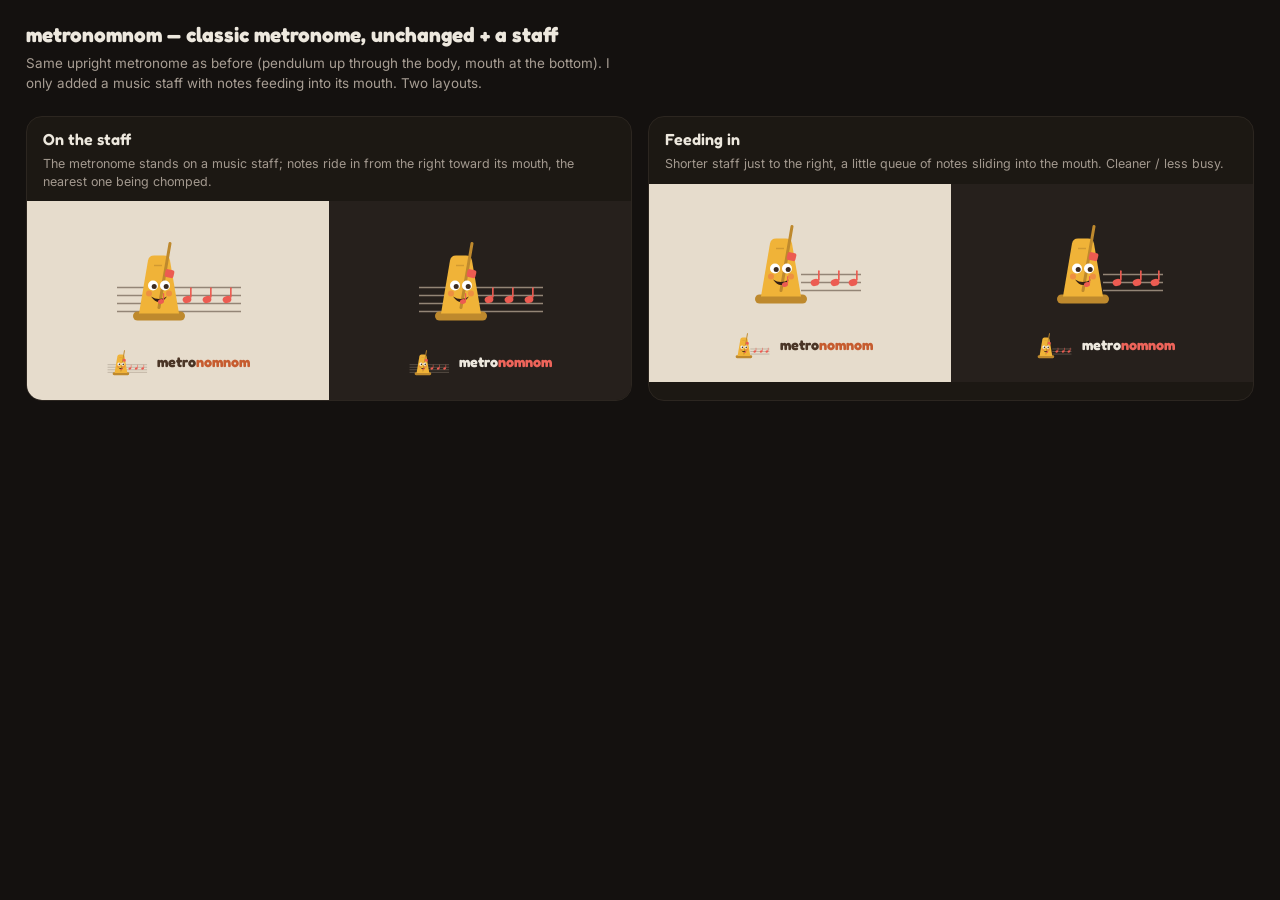
<file: projects/metronome/legacy/docs/branding-mockups/mascots/classic-staff.html>
<!doctype html>
<html lang="en">
<head>
<meta charset="utf-8" />
<meta name="viewport" content="width=device-width, initial-scale=1" />
<title>metronomnom — classic metronome + staff (kept upright)</title>
<link href="https://fonts.googleapis.com/css2?family=Fredoka:wght@500;600;700&family=Inter:wght@400;500;600&display=swap" rel="stylesheet" />
<style>
  * { box-sizing: border-box; margin: 0; padding: 0; }
  body { background: #14110f; color: hsl(38 30% 90%); font-family: Inter, system-ui, sans-serif; min-height: 100vh; padding-bottom: 3rem; }
  header { padding: 1.4rem 1.6rem 0.4rem; }
  h1 { font-family: Fredoka, sans-serif; font-size: 1.3rem; font-weight: 700; }
  p.sub { color: hsl(30 10% 62%); font-size: 0.84rem; margin-top: 0.35rem; max-width: 74ch; line-height: 1.5; }
  .grid { display: grid; grid-template-columns: repeat(2, 1fr); gap: 1rem; padding: 1rem 1.6rem; }
  @media (max-width: 760px) { .grid { grid-template-columns: 1fr; } }
  .card { background: #1c1813; border: 1px solid #2c2620; border-radius: 16px; overflow: hidden; }
  .name { font-family: Fredoka, sans-serif; font-weight: 600; font-size: 1rem; padding: 0.8rem 1rem 0.1rem; }
  .vibe { font-size: 0.78rem; color: hsl(30 10% 60%); padding: 0.25rem 1rem 0.7rem; line-height: 1.4; min-height: 2.4em; }
  .stage { display: grid; grid-template-columns: 1fr 1fr; }
  .pane { display: flex; flex-direction: column; align-items: center; gap: 0.5rem; padding: 1.2rem 0.5rem; }
  .pane.light { background: hsl(38 34% 85%); }
  .pane.dark { background: hsl(26 16% 13%); }
  .pane .big { width: 138px; height: 115px; }
  .markrow { display: flex; align-items: center; gap: 0.5rem; }
  .markrow .mk { width: 44px; height: 37px; }
  .markrow span { font-family: Fredoka, sans-serif; font-weight: 700; font-size: 0.9rem; }
  .pane.light .markrow span { color: hsl(24 32% 22%); }
  .pane.light .markrow .nom { color: hsl(18 62% 48%); }
  .pane.dark .markrow span { color: hsl(38 30% 90%); }
  .pane.dark .markrow .nom { color: hsl(4 80% 64%); }
</style>
</head>
<body>
  <header>
    <h1>metronomnom — classic metronome, unchanged + a staff</h1>
    <p class="sub">Same upright metronome as before (pendulum up through the body, mouth at the bottom). I only added a music staff with notes feeding into its mouth. Two layouts.</p>
  </header>
  <div class="grid" id="grid"></div>

<script>
  var INK = 'hsl(24 30% 18%)';
  var AMBER = 'hsl(40 86% 58%)';
  var AMBER_D = 'hsl(38 62% 46%)';
  var BEAT = 'hsl(4 80% 62%)';
  var MID = 'hsl(30 12% 52%)';
  var MOUTH = 'hsl(20 40% 14%)';

  function note(x, y, s, color) {
    return `<g>
      <ellipse cx="${x}" cy="${y}" rx="${5.4 * s}" ry="${4.3 * s}" transform="rotate(-18 ${x} ${y})" fill="${color}"/>
      <rect x="${x + 3.7 * s}" y="${y - 15 * s}" width="${2 * s}" height="${13 * s}" rx="1" fill="${color}"/>
    </g>`;
  }
  function staffLines(x1, x2, ys) {
    return ys.map(function (y) { return `<line x1="${x1}" y1="${y}" x2="${x2}" y2="${y}" stroke="${MID}" stroke-width="1.4"/>`; }).join('');
  }
  // The Classic metronome — IDENTICAL to before (centered ~50 in a 120-wide canvas).
  function metroClassic() {
    return `
      <rect x="24" y="84" width="52" height="9" rx="4.5" fill="${AMBER_D}"/>
      <path d="M30 86 L39 33 Q40 28 45 28 L55 28 Q60 28 61 33 L70 86 Z" fill="${AMBER}"/>
      <line x1="50" y1="80" x2="61" y2="16" stroke="${AMBER_D}" stroke-width="3" stroke-linecap="round"/>
      <rect x="56" y="42" width="9" height="8" rx="2" transform="rotate(13 60 46)" fill="${BEAT}"/>
      <line x1="45" y1="38" x2="53" y2="38" stroke="${AMBER_D}" stroke-width="1.4" opacity="0.6"/>
      <circle cx="44" cy="58" r="5" fill="#fff"/><circle cx="45.2" cy="59" r="2.5" fill="${INK}"/>
      <circle cx="56" cy="58" r="5" fill="#fff"/><circle cx="57.2" cy="59" r="2.5" fill="${INK}"/>
      <path d="M42 69 Q50 80 58 69 Q50 74 42 69 Z" fill="${MOUTH}"/>
      <circle cx="40" cy="66" r="3" fill="${BEAT}" opacity="0.4"/>
      <circle cx="60" cy="66" r="3" fill="${BEAT}" opacity="0.4"/>`;
  }

  var concepts = [
    {
      name: 'On the staff',
      vibe: 'The metronome stands on a music staff; notes ride in from the right toward its mouth, the nearest one being chomped.',
      svg: `
        ${staffLines(8, 132, [60, 68, 76, 84])}
        ${metroClassic()}
        ${note(52, 74, 0.56, BEAT)}
        ${note(78, 72, 0.82, BEAT)} ${note(98, 72, 0.82, BEAT)} ${note(118, 72, 0.82, BEAT)}`,
    },
    {
      name: 'Feeding in',
      vibe: 'Shorter staff just to the right, a little queue of notes sliding into the mouth. Cleaner / less busy.',
      svg: `
        ${staffLines(70, 130, [64, 72, 80])}
        ${metroClassic()}
        ${note(54, 74, 0.56, BEAT)}
        ${note(84, 72, 0.82, BEAT)} ${note(104, 72, 0.82, BEAT)} ${note(122, 72, 0.82, BEAT)}`,
    },
  ];

  function svgEl(inner, cls) {
    return `<svg class="${cls}" viewBox="0 0 138 100" xmlns="http://www.w3.org/2000/svg">${inner}</svg>`;
  }
  function pane(kind, inner) {
    return `<div class="pane ${kind}">${svgEl(inner, 'big')}
      <div class="markrow">${svgEl(inner, 'mk')}<span>metro<span class="nom">nomnom</span></span></div></div>`;
  }
  document.getElementById('grid').innerHTML = concepts.map(function (c) {
    return `<div class="card"><div class="name">${c.name}</div><div class="vibe">${c.vibe}</div>
      <div class="stage">${pane('light', c.svg)}${pane('dark', c.svg)}</div></div>`;
  }).join('');
</script>
</body>
</html>
</file>
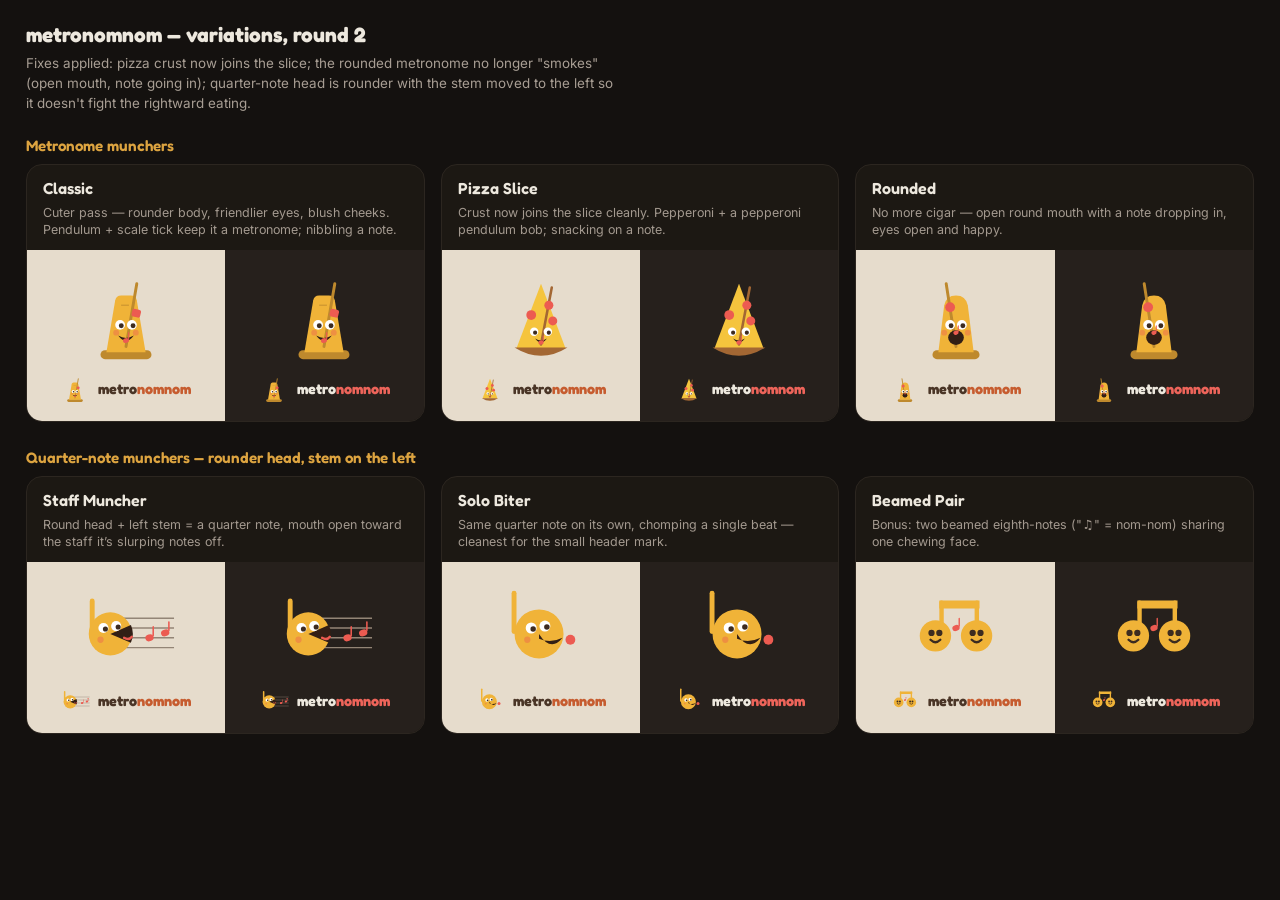
<file: projects/metronome/legacy/docs/branding-mockups/mascots/variations.html>
<!doctype html>
<html lang="en">
<head>
<meta charset="utf-8" />
<meta name="viewport" content="width=device-width, initial-scale=1" />
<title>metronomnom — metronome & note variations (v2)</title>
<link href="https://fonts.googleapis.com/css2?family=Fredoka:wght@500;600;700&family=Inter:wght@400;500;600&display=swap" rel="stylesheet" />
<style>
  * { box-sizing: border-box; margin: 0; padding: 0; }
  body { background: #14110f; color: hsl(38 30% 90%); font-family: Inter, system-ui, sans-serif; min-height: 100vh; padding-bottom: 3rem; }
  header { padding: 1.4rem 1.6rem 0.4rem; }
  h1 { font-family: Fredoka, sans-serif; font-size: 1.3rem; font-weight: 700; }
  p.sub { color: hsl(30 10% 62%); font-size: 0.84rem; margin-top: 0.35rem; max-width: 74ch; line-height: 1.5; }
  .group { font-family: Fredoka, sans-serif; font-weight: 600; font-size: 0.95rem; color: hsl(38 70% 56%); padding: 1rem 1.6rem 0; }
  .grid { display: grid; grid-template-columns: repeat(3, 1fr); gap: 1rem; padding: 0.6rem 1.6rem; }
  @media (max-width: 960px) { .grid { grid-template-columns: repeat(2, 1fr); } }
  @media (max-width: 640px) { .grid { grid-template-columns: 1fr; } }
  .card { background: #1c1813; border: 1px solid #2c2620; border-radius: 16px; overflow: hidden; }
  .name { font-family: Fredoka, sans-serif; font-weight: 600; font-size: 1rem; padding: 0.8rem 1rem 0.1rem; }
  .vibe { font-size: 0.78rem; color: hsl(30 10% 60%); padding: 0.25rem 1rem 0.7rem; line-height: 1.4; min-height: 3em; }
  .stage { display: grid; grid-template-columns: 1fr 1fr; }
  .pane { display: flex; flex-direction: column; align-items: center; gap: 0.5rem; padding: 1.1rem 0.5rem; }
  .pane.light { background: hsl(38 34% 85%); }
  .pane.dark { background: hsl(26 16% 13%); }
  .pane .big { width: 98px; height: 98px; }
  .markrow { display: flex; align-items: center; gap: 0.5rem; }
  .markrow .mk { width: 30px; height: 30px; }
  .markrow span { font-family: Fredoka, sans-serif; font-weight: 700; font-size: 0.9rem; }
  .pane.light .markrow span { color: hsl(24 32% 22%); }
  .pane.light .markrow .nom { color: hsl(18 62% 48%); }
  .pane.dark .markrow span { color: hsl(38 30% 90%); }
  .pane.dark .markrow .nom { color: hsl(4 80% 64%); }
</style>
</head>
<body>
  <header>
    <h1>metronomnom — variations, round 2</h1>
    <p class="sub">Fixes applied: pizza crust now joins the slice; the rounded metronome no longer "smokes" (open mouth, note going in); quarter-note head is rounder with the stem moved to the left so it doesn't fight the rightward eating.</p>
  </header>
  <div id="root"></div>

<script>
  var INK = 'hsl(24 30% 18%)';
  var AMBER = 'hsl(40 86% 58%)';
  var AMBER_D = 'hsl(38 62% 46%)';
  var BEAT = 'hsl(4 80% 62%)';
  var MID = 'hsl(30 12% 52%)';
  var MOUTH = 'hsl(20 40% 14%)';
  var CHEESE = 'hsl(44 90% 60%)';
  var CRUST = 'hsl(28 52% 42%)';

  function note(x, y, s, color) {
    return `<g>
      <ellipse cx="${x}" cy="${y}" rx="${5.4 * s}" ry="${4.3 * s}" transform="rotate(-18 ${x} ${y})" fill="${color}"/>
      <rect x="${x + 3.7 * s}" y="${y - 15 * s}" width="${2 * s}" height="${13 * s}" rx="1" fill="${color}"/>
    </g>`;
  }
  function staff() {
    return [40, 50, 60, 70].map(function (y) {
      return `<line x1="40" y1="${y}" x2="99" y2="${y}" stroke="${MID}" stroke-width="1.4"/>`;
    }).join('');
  }

  var groups = [
    {
      title: 'Metronome munchers',
      items: [
        {
          name: 'Classic',
          vibe: 'Cuter pass — rounder body, friendlier eyes, blush cheeks. Pendulum + scale tick keep it a metronome; nibbling a note.',
          svg: `
            <rect x="24" y="84" width="52" height="9" rx="4.5" fill="${AMBER_D}"/>
            <path d="M30 86 L39 33 Q40 28 45 28 L55 28 Q60 28 61 33 L70 86 Z" fill="${AMBER}"/>
            <line x1="50" y1="80" x2="61" y2="16" stroke="${AMBER_D}" stroke-width="3" stroke-linecap="round"/>
            <rect x="56" y="42" width="9" height="8" rx="2" transform="rotate(13 60 46)" fill="${BEAT}"/>
            <line x1="45" y1="38" x2="53" y2="38" stroke="${AMBER_D}" stroke-width="1.4" opacity="0.6"/>
            <circle cx="44" cy="58" r="5" fill="#fff"/><circle cx="45.2" cy="59" r="2.5" fill="${INK}"/>
            <circle cx="56" cy="58" r="5" fill="#fff"/><circle cx="57.2" cy="59" r="2.5" fill="${INK}"/>
            <path d="M42 69 Q50 80 58 69 Q50 74 42 69 Z" fill="${MOUTH}"/>
            ${note(50, 74, 0.58, BEAT)}
            <circle cx="40" cy="66" r="3" fill="${BEAT}" opacity="0.4"/>
            <circle cx="60" cy="66" r="3" fill="${BEAT}" opacity="0.4"/>`,
        },
        {
          name: 'Pizza Slice',
          vibe: 'Crust now joins the slice cleanly. Pepperoni + a pepperoni pendulum bob; snacking on a note.',
          svg: `
            <path d="M50 16 L25 82 L75 82 Z" fill="${CHEESE}"/>
            <path d="M23 81 L77 81 Q50 98 23 81 Z" fill="${CRUST}"/>
            <circle cx="40" cy="48" r="5" fill="${BEAT}"/>
            <circle cx="62" cy="54" r="4.6" fill="${BEAT}"/>
            <line x1="50" y1="78" x2="61" y2="20" stroke="${CRUST}" stroke-width="2.6" stroke-linecap="round"/>
            <circle cx="58" cy="38" r="4.6" fill="${BEAT}"/>
            <circle cx="43" cy="65" r="4.3" fill="#fff"/><circle cx="44" cy="66" r="2.1" fill="${INK}"/>
            <circle cx="57" cy="65" r="4.3" fill="#fff"/><circle cx="58" cy="66" r="2.1" fill="${INK}"/>
            <path d="M44 72 Q50 80 56 72 Q50 76 44 72 Z" fill="${MOUTH}"/>
            ${note(50, 76, 0.5, BEAT)}`,
        },
        {
          name: 'Rounded',
          vibe: 'No more cigar — open round mouth with a note dropping in, eyes open and happy.',
          svg: `
            <rect x="26" y="84" width="48" height="9" rx="4.5" fill="${AMBER_D}"/>
            <path d="M32 86 L38 38 Q40 28 50 28 Q60 28 62 38 L68 86 Z" fill="${AMBER}"/>
            <line x1="50" y1="80" x2="40" y2="16" stroke="${AMBER_D}" stroke-width="3" stroke-linecap="round"/>
            <circle cx="44" cy="40" r="5" fill="${BEAT}"/>
            <circle cx="44" cy="58" r="5" fill="#fff"/><circle cx="45" cy="59" r="2.5" fill="${INK}"/>
            <circle cx="56" cy="58" r="5" fill="#fff"/><circle cx="57" cy="59" r="2.5" fill="${INK}"/>
            <ellipse cx="50" cy="71" rx="8" ry="7.5" fill="${MOUTH}"/>
            ${note(50, 66, 0.5, BEAT)}
            <circle cx="38" cy="66" r="3" fill="${BEAT}" opacity="0.4"/>
            <circle cx="62" cy="66" r="3" fill="${BEAT}" opacity="0.4"/>`,
        },
      ],
    },
    {
      title: 'Quarter-note munchers — rounder head, stem on the left',
      items: [
        {
          name: 'Staff Muncher',
          vibe: 'Round head + left stem = a quarter note, mouth open toward the staff it’s slurping notes off.',
          svg: `
            ${staff()}
            ${note(90, 55, 0.8, BEAT)} ${note(74, 60, 0.8, BEAT)}
            <rect x="13" y="20" width="5" height="42" rx="2.5" fill="${AMBER}"/>
            <circle cx="34" cy="56" r="22" fill="${AMBER}"/>
            <path d="M34 56 L55 47 A22 22 0 0 1 55 65 Z" fill="${MOUTH}"/>
            <path d="M48 60 q5 3 8 -1" stroke="${BEAT}" stroke-width="2.4" fill="none" stroke-linecap="round"/>
            <circle cx="27" cy="50" r="5.2" fill="#fff"/><circle cx="29" cy="51" r="2.6" fill="${INK}"/>
            <circle cx="40" cy="48" r="5.2" fill="#fff"/><circle cx="42" cy="49" r="2.6" fill="${INK}"/>
            <circle cx="24" cy="62" r="3.2" fill="${BEAT}" opacity="0.4"/>`,
        },
        {
          name: 'Solo Biter',
          vibe: 'Same quarter note on its own, chomping a single beat — cleanest for the small header mark.',
          svg: `
            <rect x="20" y="12" width="5" height="44" rx="2.5" fill="${AMBER}"/>
            <circle cx="48" cy="56" r="25" fill="${AMBER}"/>
            <path d="M48 56 Q60 75 72 60 Q60 66 48 61 Z" fill="${MOUTH}"/>
            <circle cx="80" cy="62" r="5" fill="${BEAT}"/>
            <circle cx="40" cy="50" r="5.6" fill="#fff"/><circle cx="42" cy="51" r="2.8" fill="${INK}"/>
            <circle cx="54" cy="48" r="5.6" fill="#fff"/><circle cx="56" cy="49" r="2.8" fill="${INK}"/>
            <circle cx="36" cy="62" r="3.2" fill="${BEAT}" opacity="0.4"/>`,
        },
        {
          name: 'Beamed Pair',
          vibe: 'Bonus: two beamed eighth-notes ("♫" = nom-nom) sharing one chewing face.',
          svg: `
            <rect x="33" y="22" width="4.5" height="34" rx="2" fill="${AMBER}"/>
            <rect x="69" y="22" width="4.5" height="34" rx="2" fill="${AMBER}"/>
            <path d="M33 22 L74 22 L74 30 L33 30 Z" fill="${AMBER}"/>
            <circle cx="29" cy="58" r="16" fill="${AMBER}"/>
            <circle cx="71" cy="58" r="16" fill="${AMBER}"/>
            <circle cx="25" cy="55" r="3.2" fill="${INK}"/><circle cx="33" cy="55" r="3.2" fill="${INK}"/>
            <circle cx="67" cy="55" r="3.2" fill="${INK}"/><circle cx="75" cy="55" r="3.2" fill="${INK}"/>
            <path d="M24 62 q5 5 10 0" stroke="${INK}" stroke-width="2.4" fill="none" stroke-linecap="round"/>
            <path d="M66 62 q5 5 10 0" stroke="${INK}" stroke-width="2.4" fill="none" stroke-linecap="round"/>
            ${note(50, 50, 0.7, BEAT)}`,
        },
      ],
    },
  ];

  function svgEl(inner, cls) {
    return `<svg class="${cls}" viewBox="0 0 100 100" xmlns="http://www.w3.org/2000/svg">${inner}</svg>`;
  }
  function pane(kind, inner) {
    return `<div class="pane ${kind}">${svgEl(inner, 'big')}
      <div class="markrow">${svgEl(inner, 'mk')}<span>metro<span class="nom">nomnom</span></span></div></div>`;
  }
  document.getElementById('root').innerHTML = groups.map(function (g) {
    var cards = g.items.map(function (c) {
      return `<div class="card"><div class="name">${c.name}</div><div class="vibe">${c.vibe}</div>
        <div class="stage">${pane('light', c.svg)}${pane('dark', c.svg)}</div></div>`;
    }).join('');
    return `<div class="group">${g.title}</div><div class="grid">${cards}</div>`;
  }).join('');
</script>
</body>
</html>
</file>
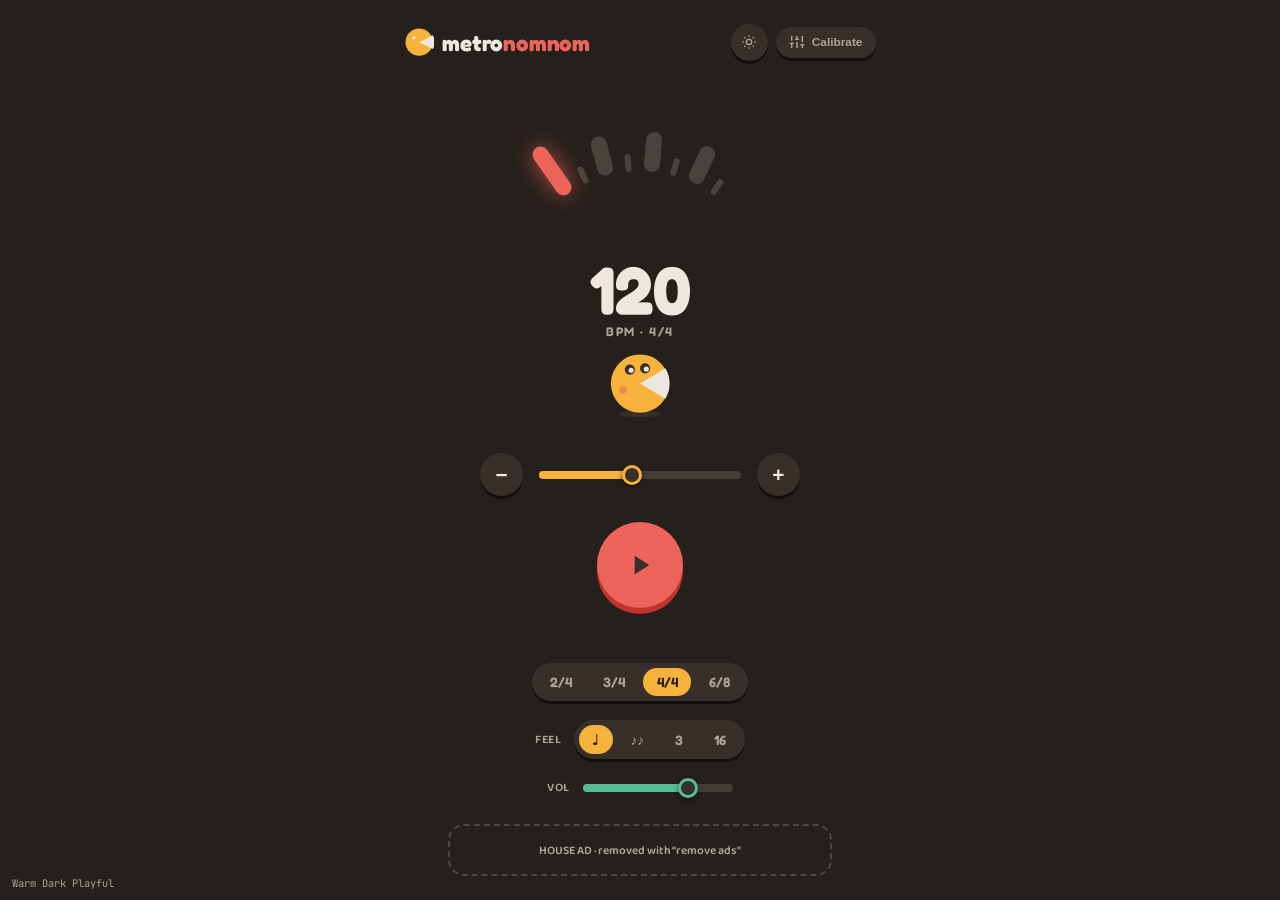
<file: projects/metronome/legacy/docs/branding-mockups/palettes/dark.html>
<!doctype html>
<html lang="en">
<head>
<meta charset="utf-8" />
<meta name="viewport" content="width=device-width, initial-scale=1" />
<title>metronomnom — Warm Dark Playful</title>
<link rel="preconnect" href="https://fonts.googleapis.com" />
<link rel="preconnect" href="https://fonts.gstatic.com" crossorigin />
<link href="https://fonts.googleapis.com/css2?family=Baloo+2:wght@500;600;700&family=Fredoka:wght@500;600;700&family=JetBrains+Mono:wght@500&display=swap" rel="stylesheet" />
<link href="_layout.css" rel="stylesheet" />
<style>
  /* Warm Dark Playful — dim espresso base, cream text, candy accents. */
  :root {
    --background: 26 16% 13%;
    --foreground: 36 30% 90%;
    --card: 26 14% 19%;
    --primary: 38 92% 60%;
    --primary-ink: 26 42% 12%;
    --secondary: 26 12% 24%;
    --muted-foreground: 30 12% 64%;
    --accent2: 4 80% 64%;
    --accent2-dark: 4 64% 46%;
    --mint: 158 42% 54%;
    --border: 26 12% 28%;
    --shadow: 26 24% 6%;
    --beat: 36 30% 88%;
    --beat-accent: 4 80% 64%;
    --radius: 1rem;
  }
</style>
</head>
<body>
<script>window.PALETTE_NAME = 'Warm Dark Playful';</script>
<script src="_app.js"></script>
</body>
</html>
</file>
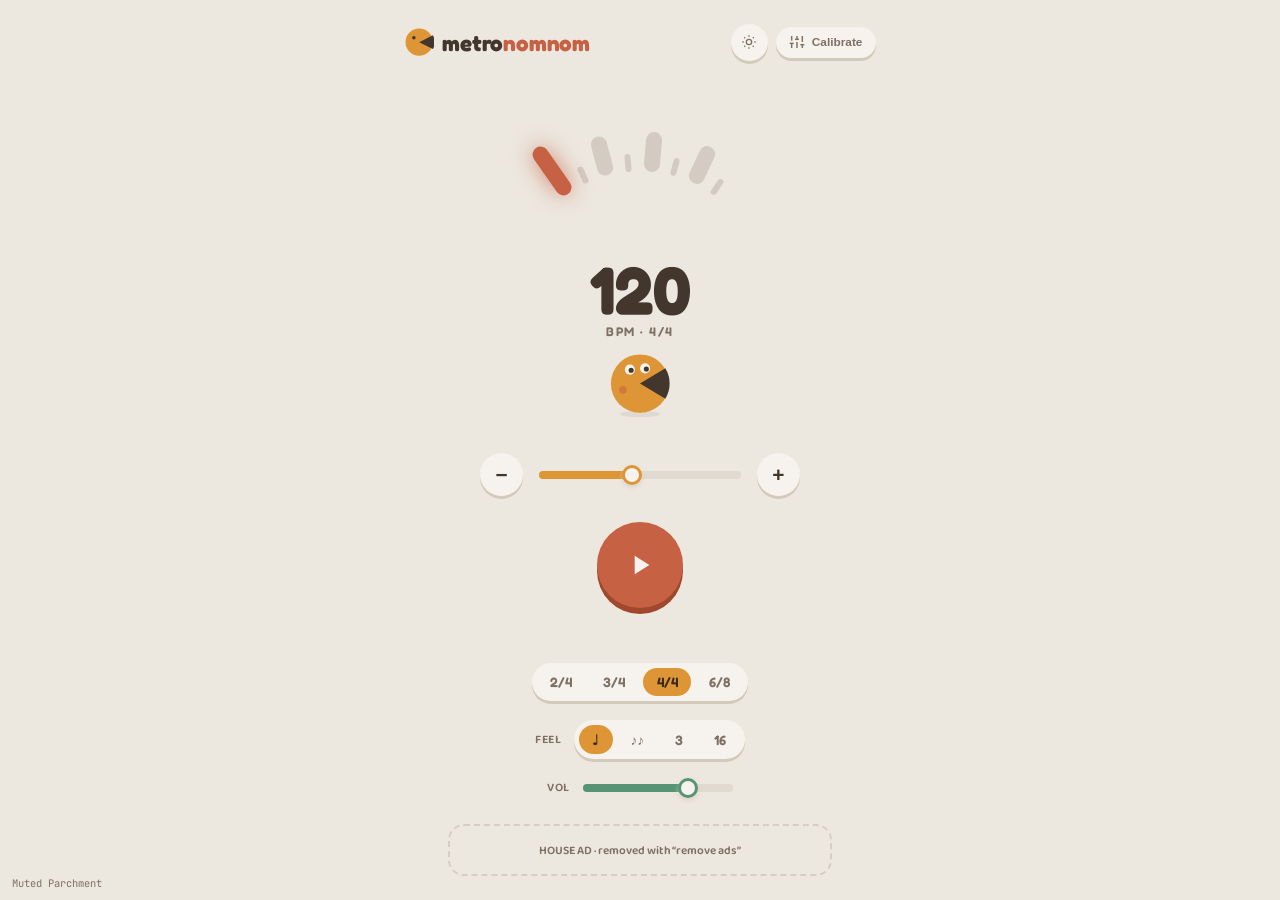
<file: projects/metronome/legacy/docs/branding-mockups/palettes/parchment.html>
<!doctype html>
<html lang="en">
<head>
<meta charset="utf-8" />
<meta name="viewport" content="width=device-width, initial-scale=1" />
<title>metronomnom — Muted Parchment</title>
<link rel="preconnect" href="https://fonts.googleapis.com" />
<link rel="preconnect" href="https://fonts.gstatic.com" crossorigin />
<link href="https://fonts.googleapis.com/css2?family=Baloo+2:wght@500;600;700&family=Fredoka:wght@500;600;700&family=JetBrains+Mono:wght@500&display=swap" rel="stylesheet" />
<link href="_layout.css" rel="stylesheet" />
<style>
  /* Muted Parchment — warm, low-saturation light. Cozy, easy on the eyes. */
  :root {
    --background: 36 26% 90%;
    --foreground: 28 20% 22%;
    --card: 38 30% 95%;
    --primary: 34 72% 54%;
    --primary-ink: 30 42% 16%;
    --secondary: 36 22% 85%;
    --muted-foreground: 30 12% 44%;
    --accent2: 14 54% 52%;
    --accent2-dark: 14 56% 40%;
    --mint: 150 26% 46%;
    --border: 36 22% 80%;
    --shadow: 36 24% 78%;
    --beat: 28 22% 32%;
    --beat-accent: 14 54% 52%;
    --radius: 1rem;
  }
</style>
</head>
<body>
<script>window.PALETTE_NAME = 'Muted Parchment';</script>
<script src="_app.js"></script>
</body>
</html>
</file>
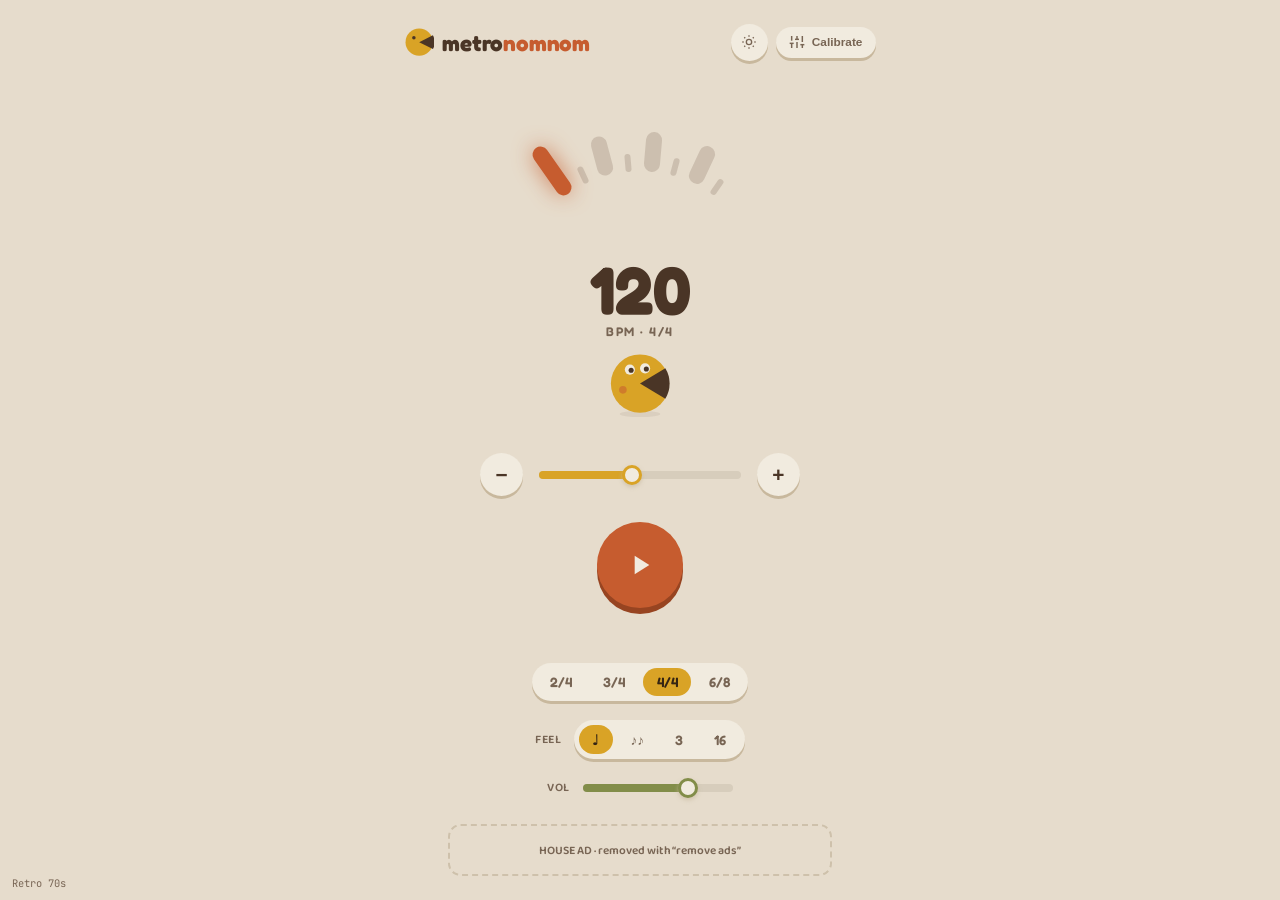
<file: projects/metronome/legacy/docs/branding-mockups/palettes/retro.html>
<!doctype html>
<html lang="en">
<head>
<meta charset="utf-8" />
<meta name="viewport" content="width=device-width, initial-scale=1" />
<title>metronomnom — Retro 70s</title>
<link rel="preconnect" href="https://fonts.googleapis.com" />
<link rel="preconnect" href="https://fonts.gstatic.com" crossorigin />
<link href="https://fonts.googleapis.com/css2?family=Baloo+2:wght@500;600;700&family=Fredoka:wght@500;600;700&family=JetBrains+Mono:wght@500&display=swap" rel="stylesheet" />
<link href="_layout.css" rel="stylesheet" />
<style>
  /* Retro 70s — mustard, burnt orange, avocado on warm cream. Vintage, muted. */
  :root {
    --background: 38 34% 85%;
    --foreground: 24 32% 22%;
    --card: 40 38% 91%;
    --primary: 42 70% 50%;
    --primary-ink: 30 46% 14%;
    --secondary: 38 26% 79%;
    --muted-foreground: 28 18% 40%;
    --accent2: 18 62% 48%;
    --accent2-dark: 18 64% 36%;
    --mint: 70 32% 42%;
    --border: 38 26% 74%;
    --shadow: 38 28% 70%;
    --beat: 24 32% 26%;
    --beat-accent: 18 62% 48%;
    --radius: 0.8rem;
  }
</style>
</head>
<body>
<script>window.PALETTE_NAME = 'Retro 70s';</script>
<script src="_app.js"></script>
</body>
</html>
</file>
<file: projects/metronome/legacy/docs/branding-mockups/palettes/_layout.css>
/* Shared layout for the palette comparison mockups. Each palette file defines
   only its :root tokens and links this file. Mirrors the real app's structure
   plus the requested fixes: 3D buttons, themed sliders, fixed mascot layout. */
* { box-sizing: border-box; margin: 0; padding: 0; }
html, body { height: 100%; }
body {
  background: hsl(var(--background));
  color: hsl(var(--foreground));
  font-family: "Baloo 2", system-ui, sans-serif;
  display: flex; justify-content: center; min-height: 100%;
}
.app { width: 100%; max-width: 32rem; min-height: 100vh; display: flex; flex-direction: column; padding: 1.5rem 1.25rem; }

/* Header */
header { display: flex; align-items: center; justify-content: space-between; }
.brand { display: inline-flex; align-items: center; gap: 0.5rem; }
.mascot-mark { width: 1.9rem; height: 1.9rem; flex: none; }
.wordmark { font-family: Fredoka, sans-serif; font-weight: 700; font-size: 1.4rem; letter-spacing: -0.01em; }
.wordmark .nom { color: hsl(var(--accent2)); }
.head-right { display: flex; align-items: center; gap: 0.5rem; }
.icon-btn, .calibrate {
  background: hsl(var(--card)); color: hsl(var(--muted-foreground));
  border: none; border-radius: 999px; cursor: pointer; font-weight: 600;
  box-shadow: 0 3px 0 hsl(var(--shadow)); transition: transform .06s, box-shadow .06s;
}
.icon-btn { width: 2.3rem; height: 2.3rem; display: grid; place-items: center; }
.calibrate { display: inline-flex; align-items: center; gap: 0.4rem; padding: 0.45rem 0.85rem; font-size: 0.74rem; }
.icon-btn:active, .calibrate:active { transform: translateY(3px); box-shadow: 0 0 0 hsl(var(--shadow)); }
.icon-btn svg, .calibrate svg { width: 1rem; height: 1rem; }

/* Main */
main { flex: 1; display: flex; flex-direction: column; align-items: center; justify-content: center; gap: 1.6rem; padding: 1.5rem 0; }
.arc { position: relative; width: 100%; max-width: 380px; }
.pill { position: absolute; border-radius: 999px; }
.readout { position: absolute; display: flex; flex-direction: column; align-items: center; z-index: 3; }
.bpm { font-family: Fredoka, sans-serif; font-weight: 700; font-size: 4.2rem; line-height: 1; color: hsl(var(--foreground)); }
.bpm-label { font-family: Fredoka, sans-serif; font-size: 0.78rem; letter-spacing: 0.12em; text-transform: uppercase; color: hsl(var(--muted-foreground)); font-weight: 600; }
/* mascot sits clearly BELOW the readout (no overlap with the number/label) */
.hero { position: absolute; left: 50%; transform: translateX(-50%); width: 76px; height: 76px; z-index: 1; }

/* BPM control */
.bpmctl { display: flex; align-items: center; gap: 1rem; width: 100%; max-width: 320px; }
.round-sm { width: 2.7rem; height: 2.7rem; border-radius: 999px; border: none; background: hsl(var(--card)); color: hsl(var(--foreground)); font-size: 1.3rem; font-weight: 700; cursor: pointer; box-shadow: 0 3px 0 hsl(var(--shadow)); transition: transform .06s, box-shadow .06s; }
.round-sm:active { transform: translateY(3px); box-shadow: 0 0 0 hsl(var(--shadow)); }
/* themed sliders: thick track, colored fill, white thumb w/ colored ring */
.slider { flex: 1; height: 8px; border-radius: 999px; background: hsl(var(--secondary)); position: relative; }
.slider .fill { position: absolute; left: 0; top: 0; height: 100%; border-radius: 999px; }
.slider .knob { position: absolute; top: 50%; width: 20px; height: 20px; border-radius: 999px; background: hsl(var(--card)); transform: translate(-50%, -50%); box-shadow: 0 2px 4px hsl(var(--shadow) / 0.7); }
.fill-amber { background: hsl(var(--primary)); }
.knob-amber { border: 3px solid hsl(var(--primary)); }
.fill-mint { background: hsl(var(--mint)); }
.knob-mint { border: 3px solid hsl(var(--mint)); }

.transport { width: 5.4rem; height: 5.4rem; border-radius: 999px; border: none; cursor: pointer; background: hsl(var(--accent2)); color: hsl(var(--card)); display: flex; align-items: center; justify-content: center; box-shadow: 0 6px 0 hsl(var(--accent2-dark)); transition: transform .07s, box-shadow .07s; }
.transport:active { transform: translateY(5px); box-shadow: 0 1px 0 hsl(var(--accent2-dark)); }
.transport svg { width: 2rem; height: 2rem; }

/* Footer */
footer { display: flex; flex-direction: column; align-items: center; gap: 1.2rem; padding-top: 0.5rem; }
.seg { display: inline-flex; background: hsl(var(--card)); border-radius: 999px; padding: 0.3rem; gap: 0.25rem; box-shadow: 0 3px 0 hsl(var(--shadow)); }
.seg button { border: none; background: transparent; color: hsl(var(--muted-foreground)); font-size: 0.85rem; font-weight: 600; padding: 0.4rem 0.85rem; border-radius: 999px; cursor: pointer; font-family: Fredoka, sans-serif; }
.seg button.on { background: hsl(var(--primary)); color: hsl(var(--primary-ink)); }
.row { display: flex; align-items: center; gap: 0.8rem; }
.label { font-size: 0.74rem; letter-spacing: 0.04em; text-transform: uppercase; color: hsl(var(--muted-foreground)); font-weight: 600; }
.vol-wrap { width: 150px; }
.ad { margin-top: 0.5rem; width: 100%; max-width: 24rem; border: 2px dashed hsl(var(--border)); border-radius: var(--radius); padding: 0.9rem; text-align: center; color: hsl(var(--muted-foreground)); font-size: 0.74rem; font-weight: 600; }
.tag { position: fixed; left: 12px; bottom: 10px; font-family: "JetBrains Mono", monospace; font-size: 0.65rem; color: hsl(var(--muted-foreground)); }
</file>
